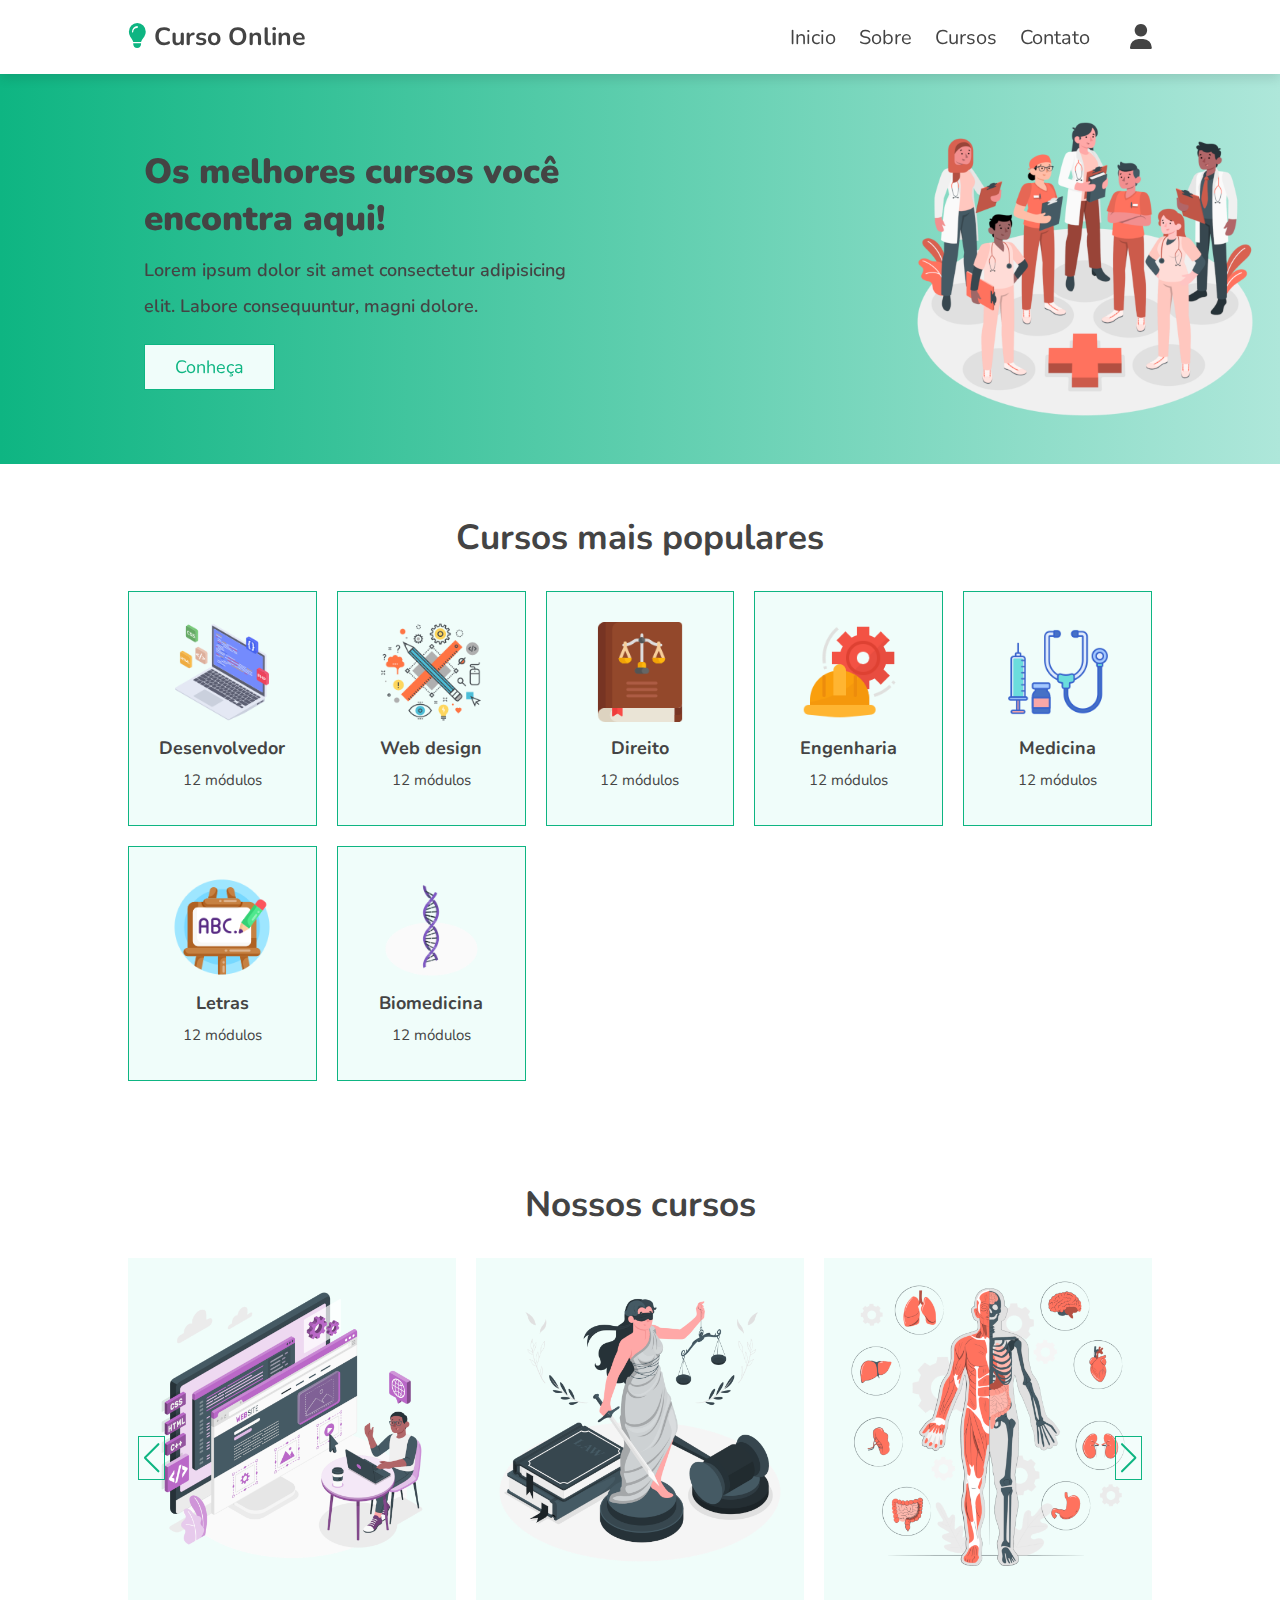
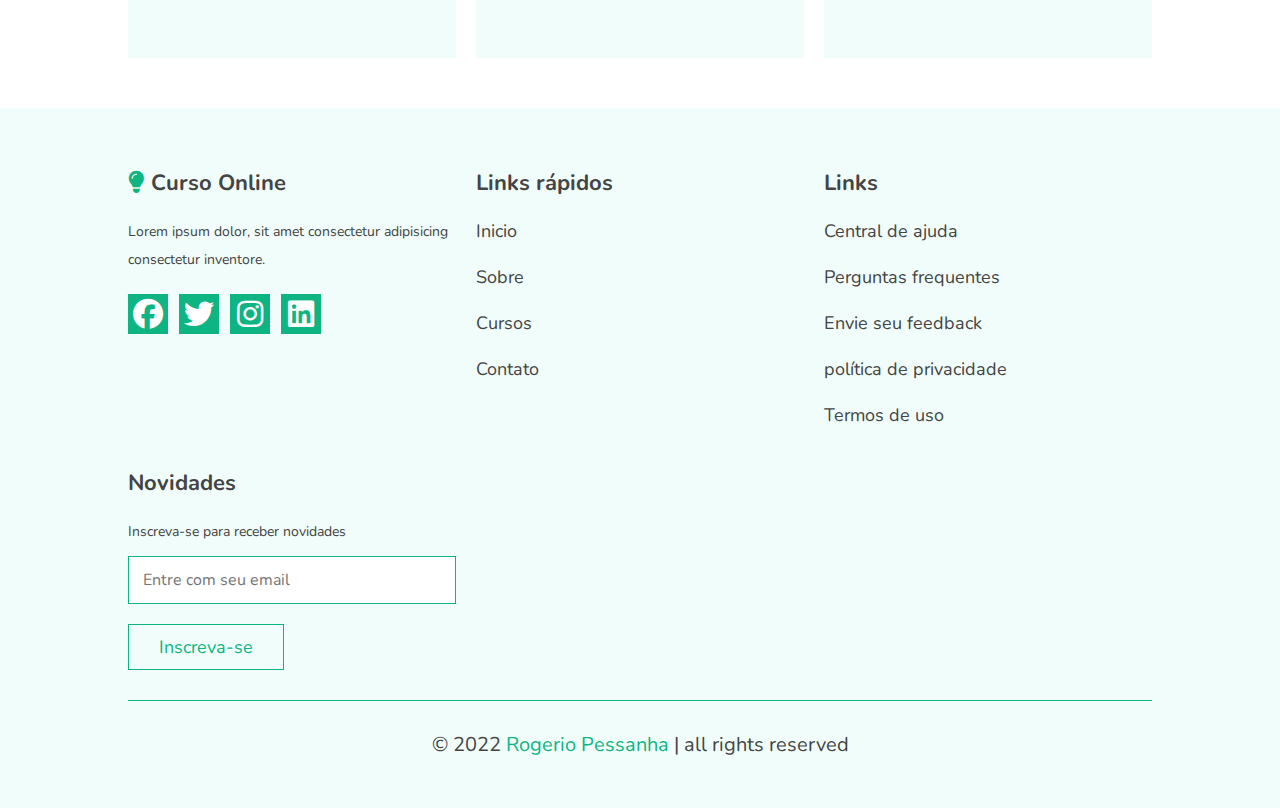
<file: index.html>
<!DOCTYPE html>
<html lang="pt-br">

<head>
    <meta charset="UTF-8">
    <meta http-equiv="X-UA-Compatible" content="IE=edge">
    <meta name="viewport" content="width=device-width, initial-scale=1.0">
    <title>Inicio</title>

    <link rel="shortcut icon" href="img/creativity.png" type="image/x-icon">

    <!-- font awesome cdn -->
    <link rel="stylesheet" href="https://cdnjs.cloudflare.com/ajax/libs/font-awesome/6.2.0/css/all.min.css">

    <!-- swiper  -->
    <link rel="stylesheet" href="https://cdn.jsdelivr.net/npm/swiper@8/swiper-bundle.min.css"/>

    <!-- css -->
    <link rel="stylesheet" href="css/style.css">
</head>

<body>

    <!-- COMEÇO DO HEADER -->
    <header class="header">

        <a href="index.html" class="logo"> <i class="fa-solid fa-lightbulb"></i> Curso Online</a>

        <nav class="navbar">
            <div id="close-navbar" class="fas fa-times"></div>
            <a href="index.html">Inicio</a>
            <a href="sobre.html">Sobre</a>
            <a href="cursos.html">Cursos</a>
            <a href="contato.html">Contato</a>
        </nav>

        <div class="icons">
            <div id="conta-btn" class="fas fa-user"></div>
            <div id="menu-btn" class="fas fa-bars"></div>
        </div>
    </header>


    <!-- FORMULARIO DA CONTA -->
    <div class="conta-form">

        <div id="close-form" class="fas fa-times"></div>

        <div class="botao">
            <span class="btn active login-btn">Login</span>
            <span class="btn cadastro-btn">Cadastre-se</span>
        </div>

        <form class="login-form active" action="">
            <h3>Login</h3>
            <input type="email" placeholder="Entre com seu email" class="box">
            <input type="password" placeholder="Digite sua senha" class="box" autocomplete="current-password" required minlength="8" maxlength="20">

            <div class="flex">
                <input type="checkbox" name="" id="lembre-se">
                <label for="lembre-se">Lembre-me</label>
                <a href="#">Esqueceu sua senha?</a>
            </div>

            <input type="submit" value="Entrar" class="btn">

        </form>

        <form class="cadastrar-form" action="">
            <h3>Cadastre-se</h3>
            <input type="email" placeholder="Entre com seu email" class="box">
            <input type="password" placeholder="Digite sua senha" class="box" autocomplete="current-password" required minlength="8" maxlength="20">
            <input type="password" placeholder="Confirme sua senha" class="box">

            <input type="submit" value="Cadastrar" class="btn">

        </form>

    </div>
    <!-- FORMULARIO DA CONTA -->

    <!-- FINAL DO HEADER -->


    <!-- COMEÇA SECTION INICIO -->
    <section class="inicio">

        <div class="swiper inicio-slider">

            <div class="swiper-wrapper">

                <section class="swiper-slide slide"  style="background: url(img/inicio/banner/banner1.png) no-repeat;">
                    <div class="content">
                        <h3>Os melhores cursos você encontra aqui!</h3>
                        <p>Lorem ipsum dolor sit amet consectetur adipisicing elit. Labore consequuntur, magni dolore.</p>
                        <a href="cursos.html" class="btn">Conheça</a>
                    </div>
                </section>

                <section class="swiper-slide slide" style="background: url(img/inicio/banner/banner2.png) no-repeat;">
                    <div class="content">
                        <h3>Os melhores cursos você encontra aqui!</h3>
                        <p>Lorem ipsum dolor sit amet consectetur adipisicing elit. Labore consequuntur, magni dolore.</p>
                        <a href="cursos.html" class="btn">Conheça</a>
                    </div>
                </section>

                <section class="swiper-slide slide" style="background: url(img/inicio/banner/banner3.png) no-repeat;">
                    <div class="content">
                        <h3>Os melhores cursos você encontra aqui!</h3>
                        <p>Lorem ipsum dolor sit amet consectetur adipisicing elit. Labore consequuntur, magni dolore.</p>
                        <a href="cursos.html" class="btn">Conheça</a>
                    </div>
                </section>

                <section class="swiper-slide slide" style="background: url(img/inicio/banner/banner4.png) no-repeat;">
                    <div class="content">
                        <h3>Os melhores cursos você encontra aqui!</h3>
                        <p>Lorem ipsum dolor sit amet consectetur adipisicing elit. Labore consequuntur, magni dolore.</p>
                        <a href="cursos.html" class="btn">Conheça</a>
                    </div>
                </section>

            </div>


        </div>

    </section>
    <!-- FINAL SECTION INICIO -->


    <!-- COMEÇO DA SECTION MATERIAS -->
    <section class="materias">

        <h1 class="titulo">Cursos mais populares</h1>

        <div class="box-container">

            <div class="box">
                <img src="img/inicio/materias/materia1.png" alt="">
                <h3>Desenvolvedor</h3>
                <p>12 módulos</p>
            </div>

            <div class="box">
                <img src="img/inicio/materias/materia2.png" alt="">
                <h3>Web design</h3>
                <p>12 módulos</p>
            </div>

            <div class="box">
                <img src="img/inicio/materias/materia3.png" alt="">
                <h3>Direito</h3>
                <p>12 módulos</p>
            </div>

            <div class="box">
                <img src="img/inicio/materias/materia4.png" alt="">
                <h3>Engenharia</h3>
                <p>12 módulos</p>
            </div>

            <div class="box">
                <img src="img/inicio/materias/materia5.png" alt="">
                <h3>Medicina</h3>
                <p>12 módulos</p>
            </div>

            <div class="box">
                <img src="img/inicio/materias/materia6.png" alt="">
                <h3>Letras</h3>
                <p>12 módulos</p>
            </div>

            <div class="box">
                <img src="img/inicio/materias/materia7.png" alt="">
                <h3>Biomedicina</h3>
                <p>12 módulos</p>
            </div>

        </div>
        
    </section>
    <!-- FINAL DA SECTION MATERIAS -->


    <!-- COMEÇO SECTION INICIO CURSOS -->
    <section class="inicio-cursos">

        <h1 class="titulo">Nossos cursos</h1>

        <div class="swiper inicio-cursos-slider">

            <div class="swiper-wrapper">

                <div class="swiper-slide slide">
                    <div class="image">
                        <img src="img/inicio/disciplina/desenvolvedor1.png" alt="">
                    </div>

                    <div class="content">
                        <h3>Desenvolvedor</h3>
                        <p>Lorem ipsum dolor, sit amet consectetur adipisicing elit. Odio inventore, est rerum placeat asperiores non suscipit saepe vitae reprehenderit pariatur, repellat nisi libero incidunt ullam numquam accusamus delectus dolores reiciendis.</p>
                        <a href="#" class="btn">Conheça</a>
                    </div>

                </div>

                <div class="swiper-slide slide">
                    <div class="image">
                        <img src="img/inicio/disciplina/direito1.png" alt="">
                    </div>

                    <div class="content">
                        <h3>Direito</h3>
                        <p>Lorem ipsum dolor, sit amet consectetur adipisicing elit. Odio inventore, est rerum placeat asperiores non suscipit saepe vitae reprehenderit pariatur, repellat nisi libero incidunt ullam numquam accusamus delectus dolores reiciendis.</p>
                        <a href="#" class="btn">Conheça</a>
                    </div>

                </div>

                <div class="swiper-slide slide">
                    <div class="image">
                        <img src="img/inicio/disciplina/medicina1.png" alt="">
                    </div>

                    <div class="content">
                        <h3>Medicina</h3>
                        <p>Lorem ipsum dolor, sit amet consectetur adipisicing elit. Odio inventore, est rerum placeat asperiores non suscipit saepe vitae reprehenderit pariatur, repellat nisi libero incidunt ullam numquam accusamus delectus dolores reiciendis.</p>
                        <a href="#" class="btn">Conheça</a>
                    </div>

                </div>

                <div class="swiper-slide slide">
                    <div class="image">
                        <img src="img/inicio/disciplina/engenharia1.png" alt="">
                    </div>

                    <div class="content">
                        <h3>Engenharia</h3>
                        <p>Lorem ipsum dolor, sit amet consectetur adipisicing elit. Odio inventore, est rerum placeat asperiores non suscipit saepe vitae reprehenderit pariatur, repellat nisi libero incidunt ullam numquam accusamus delectus dolores reiciendis.</p>
                        <a href="#" class="btn">Conheça</a>
                    </div>

                </div>

                <div class="swiper-slide slide">
                    <div class="image">
                        <img src="img/inicio/disciplina/letras1.png" alt="">
                    </div>

                    <div class="content">
                        <h3>Letras</h3>
                        <p>Lorem ipsum dolor, sit amet consectetur adipisicing elit. Odio inventore, est rerum placeat asperiores non suscipit saepe vitae reprehenderit pariatur, repellat nisi libero incidunt ullam numquam accusamus delectus dolores reiciendis.</p>
                        <a href="#" class="btn">Conheça</a>
                    </div>

                </div>

                <div class="swiper-slide slide">
                    <div class="image">
                        <img src="img/inicio/disciplina/biomedicina1.png" alt="">
                    </div>

                    <div class="content">
                        <h3>Biomedicina</h3>
                        <p>Lorem ipsum dolor, sit amet consectetur adipisicing elit. Odio inventore, est rerum placeat asperiores non suscipit saepe vitae reprehenderit pariatur, repellat nisi libero incidunt ullam numquam accusamus delectus dolores reiciendis.</p>
                        <a href="#" class="btn">Conheça</a>
                    </div>

                </div>

                <div class="swiper-slide slide">
                    <div class="image">
                        <img src="img/inicio/disciplina/design1.png" alt="">
                    </div>

                    <div class="content">
                        <h3>Web Design</h3>
                        <p>Lorem ipsum dolor, sit amet consectetur adipisicing elit. Odio inventore, est rerum placeat asperiores non suscipit saepe vitae reprehenderit pariatur, repellat nisi libero incidunt ullam numquam accusamus delectus dolores reiciendis.</p>
                        <a href="#" class="btn">Conheça</a>
                    </div>

                </div>

            </div>

            <div class="swiper-button-next"></div>
            <div class="swiper-button-prev"></div>

        </div>

    </section>
    <!-- FINAL SECTION INICIO CURSOS -->










    <!-- INICIO SECTION FOOTER -->
    <section class="footer" id="footer">

        <div class="box-container">

            <div class="box">
                <h3> <i class="fa-solid fa-lightbulb"></i> Curso Online</h3>
                <p>Lorem ipsum dolor, sit amet consectetur adipisicing consectetur inventore.
                </p>
                <div class="redes-social">
                    <a href="#footer" class="fab fa-facebook"></a>
                    <a href="#footer" class="fab fa-twitter"></a>
                    <a href="#footer" class="fab fa-instagram"></a>
                    <a href="#footer" class="fab fa-linkedin"></a>
                </div>
            </div>

            <div class="box">
                <h3>Links rápidos</h3>
                <a href="index.html" class="link">Inicio</a>
                <a href="sobre.html" class="link">Sobre</a>
                <a href="cursos.html" class="link">Cursos</a>
                <a href="contato.html" class="link">Contato</a>
            </div>


            <div class="box">
                <h3>Links</h3>
                <a href="#" class="link">Central de ajuda</a>
                <a href="#" class="link">Perguntas frequentes</a>
                <a href="#" class="link">Envie seu feedback</a>
                <a href="#" class="link">política de privacidade</a>
                <a href="#" class="link">Termos de uso</a>
            </div>

            <div class="box">
                <h3>Novidades</h3>
                <p>Inscreva-se para receber novidades</p>
                <form action="">
                    <input type="email" name="" placeholder="Entre com seu email" id="" class="email">
                    <input type="submit" value="Inscreva-se" class="btn">
                </form>
            </div>

        </div>

        <div class="credito"> &copy; 2022 <span>Rogerio Pessanha</span> | all rights reserved</div>

    </section>
    <!-- FINAL SECTION FOOTER -->


    <!-- WHATSAPP -->
    <!-- <div class="whats">
        <a href="https://wa.me/55?text=Olá, como vai?." target="_blank">
        <img src="img/whatsapp-logo-8.png" alt="">
    </a>
    </div> -->
    <!-- WHATSAPP  -->



    <!-- swiper -->
    <script src="https://cdn.jsdelivr.net/npm/swiper@8/swiper-bundle.min.js"></script>

    <!-- javaScript -->
    <script src="js/script.js"></script>

</body>

</html>
</file>
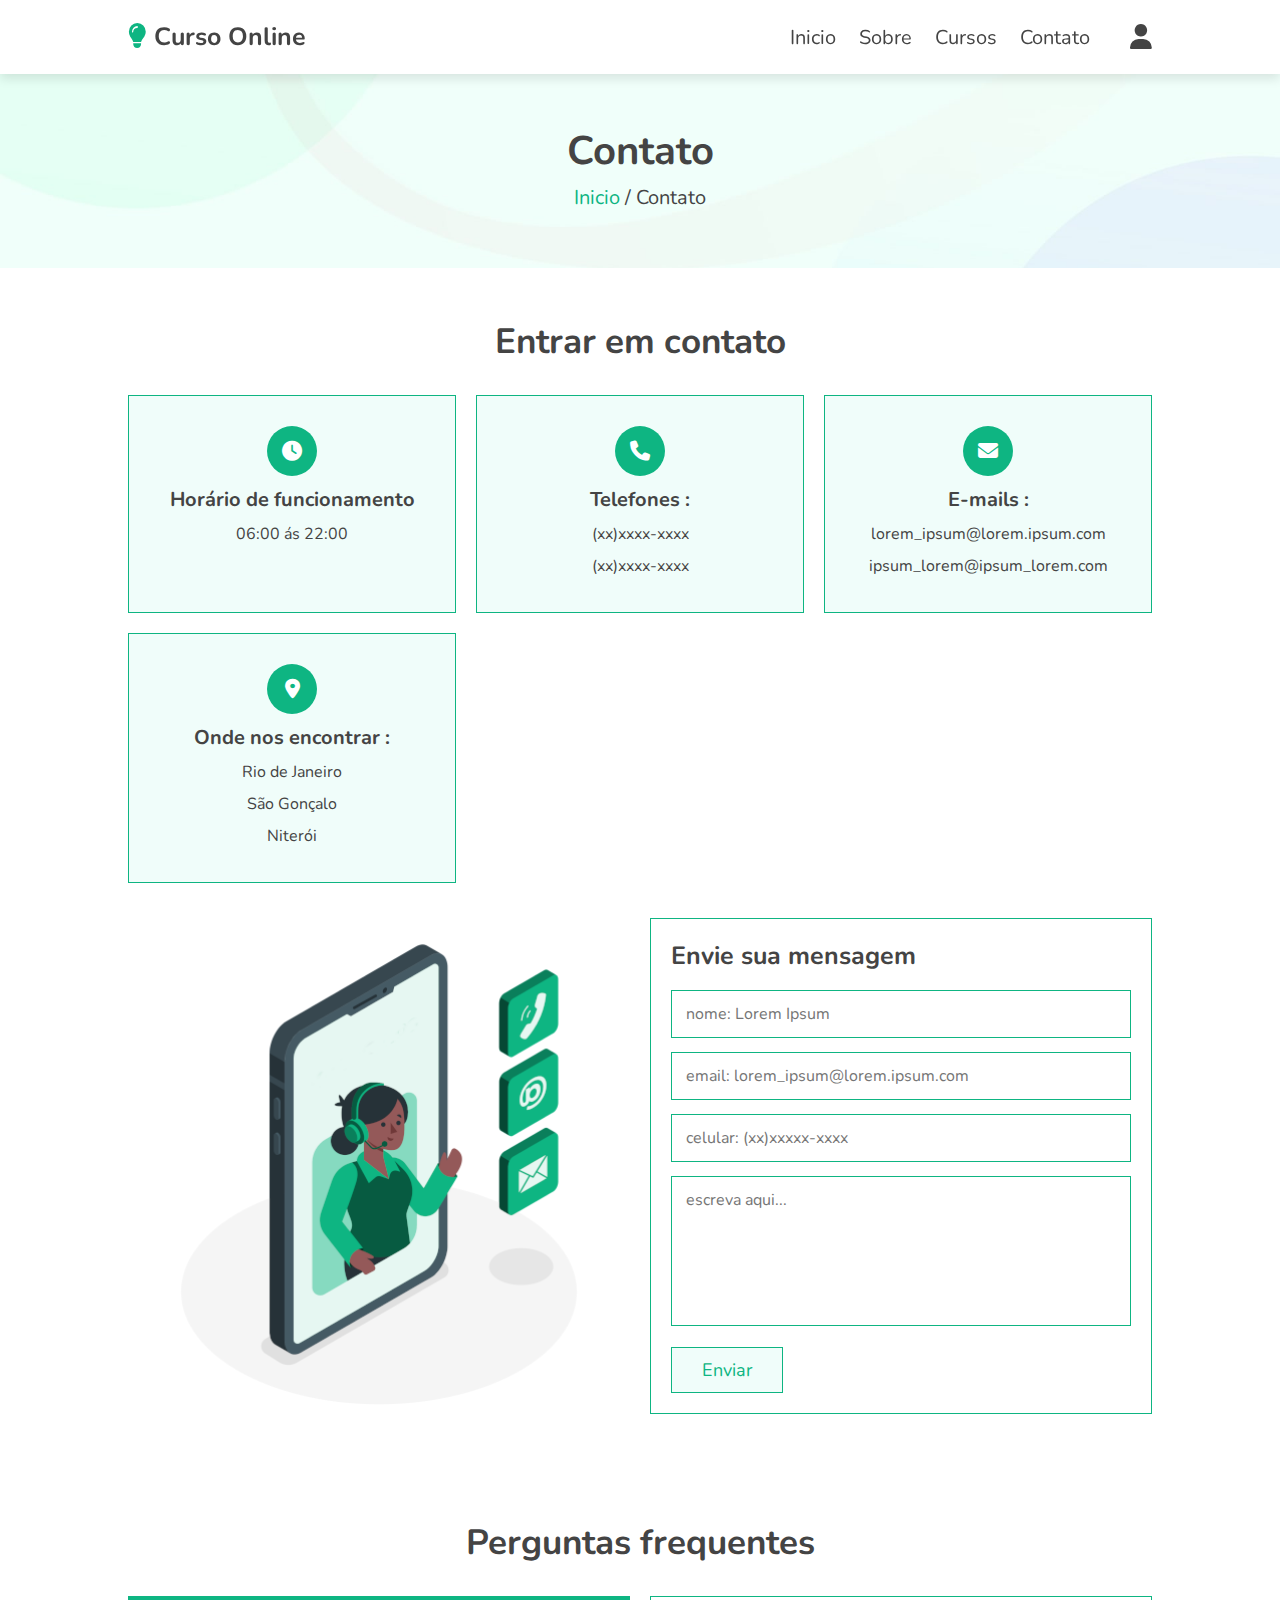
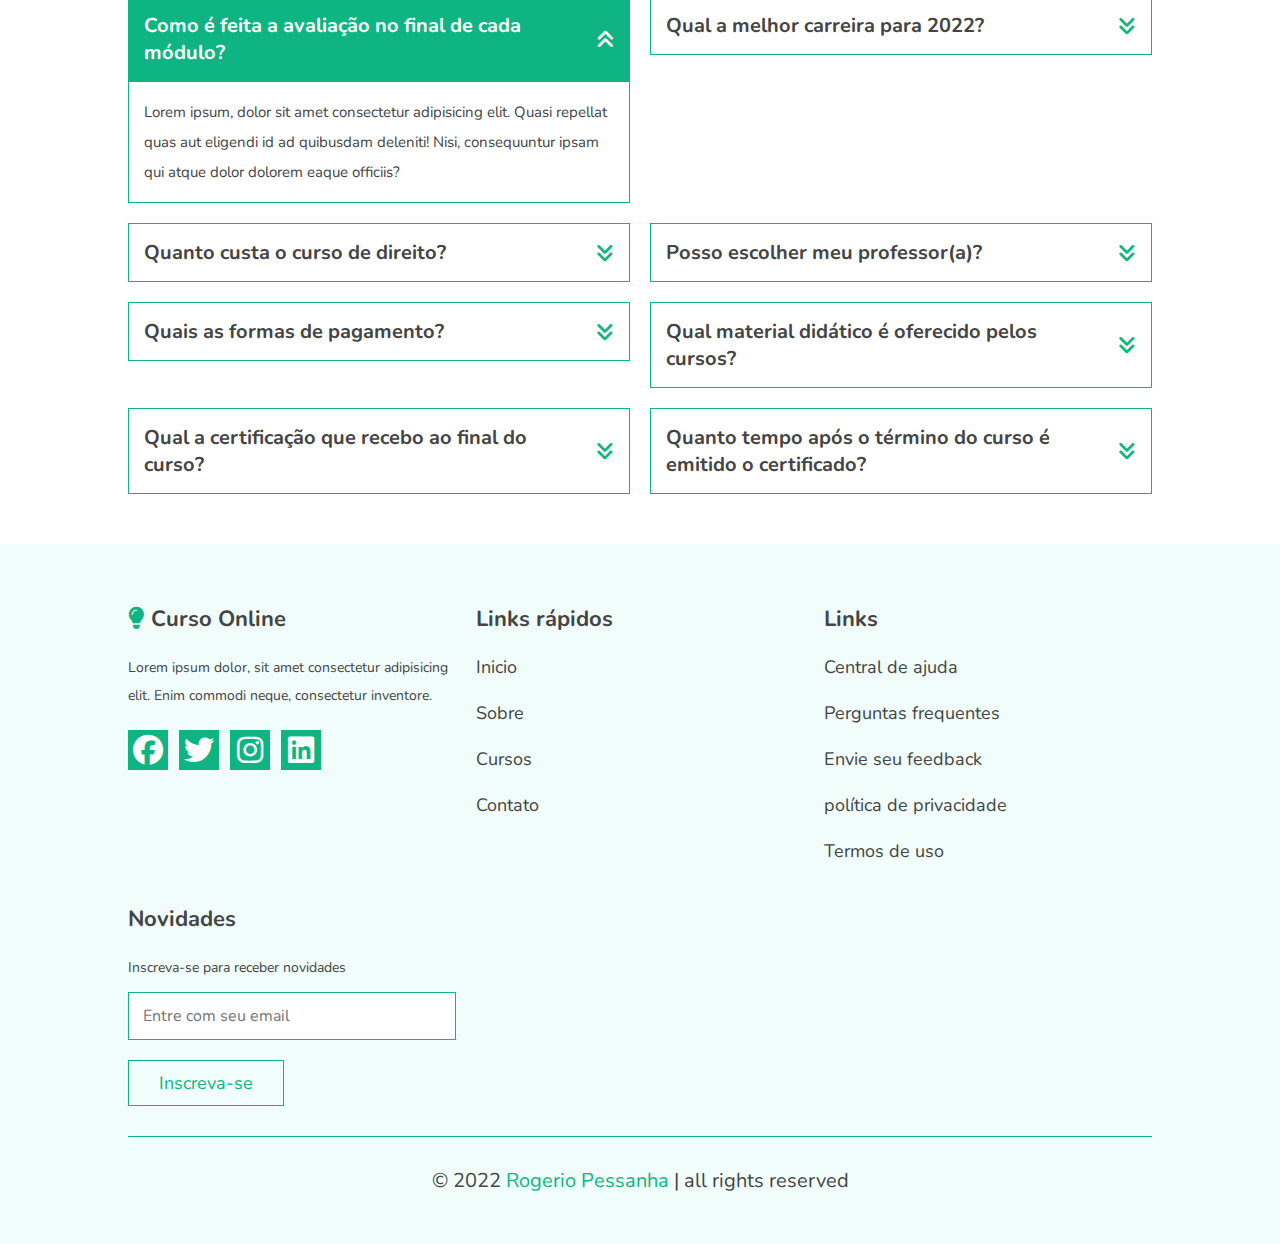
<file: contato.html>
<!DOCTYPE html>
<html lang="pt-br">

<head>
    <meta charset="UTF-8">
    <meta http-equiv="X-UA-Compatible" content="IE=edge">
    <meta name="viewport" content="width=device-width, initial-scale=1.0">
    <title>Contato</title>

    <link rel="shortcut icon" href="img/creativity.png" type="image/x-icon">

    <!-- font awesome cdn -->
    <link rel="stylesheet" href="https://cdnjs.cloudflare.com/ajax/libs/font-awesome/6.2.0/css/all.min.css">

    <!-- swiper  -->
    <link rel="stylesheet" href="https://cdn.jsdelivr.net/npm/swiper@8/swiper-bundle.min.css"/>

    <!-- css -->
    <link rel="stylesheet" href="css/style.css">

    
</head>

<body>

    <!-- começo do header -->
    <header class="header">

        <a href="contato" class="logo"> <i class="fa-solid fa-lightbulb"></i> Curso Online</a>

        <nav class="navbar">
            <div id="close-navbar" class="fas fa-times"></div>
            <a href="index.html">Inicio</a>
            <a href="sobre.html">Sobre</a>
            <a href="cursos.html">Cursos</a>
            <a href="contato.html">Contato</a>
        </nav>

        <div class="icons">
            <div id="conta-btn" class="fas fa-user"></div>
            <div id="menu-btn" class="fas fa-bars"></div>
        </div>
    </header>


    <!-- FORMULARIO DA CONTA -->
    <div class="conta-form">

        <div id="close-form" class="fas fa-times"></div>

        <div class="botao">
            <span class="btn active login-btn">Login</span>
            <span class="btn cadastro-btn">Cadastre-se</span>
        </div>

        <form class="login-form active" action="">
            <h3>Login</h3>
            <input type="email" placeholder="Entre com seu email" class="box">
            <input type="password" placeholder="Digite sua senha" class="box" autocomplete="current-password" required minlength="8" maxlength="20">

            <div class="flex">
                <input type="checkbox" name="" id="lembre-se">
                <label for="lembre-se">Lembre-me</label>
                <a href="#">Esqueceu sua senha?</a>
            </div>

            <input type="submit" value="Entrar" class="btn">

        </form>

        <form class="cadastrar-form" action="">
            <h3>Cadastre-se</h3>
            <input type="email" placeholder="Entre com seu email" class="box">
            <input type="password" placeholder="Digite sua senha" class="box" autocomplete="current-password" required minlength="8" maxlength="20">
            <input type="password" placeholder="Confirme sua senha" class="box">

            <input type="submit" value="Cadastrar" class="btn">

        </form>

    </div>
    <!-- FORMULARIO DA CONTA -->

    <!-- final do header -->


    <!-- COMEÇO SECTION TITULO -->
    <section class="titulo-link">
        <h3>Contato</h3>
        <p> <a href="index.html">Inicio</a> / Contato</p>
    </section>
    <!-- FINAL SECTION TITULO -->

    <!-- COMEÇO SECTION CONTATO -->

    <section class="contato">

        <h1 class="titulo">Entrar em contato</h1>

        <div class="icons-container">

            <div class="icons">
                <i class="fas fa-clock"></i>
                <h3>Horário de funcionamento</h3>
                <p>06:00 ás 22:00</p>
            </div>

            <div class="icons">
                <i class="fas fa-phone"></i>
                <h3>Telefones :</h3>
                <p>(xx)xxxx-xxxx</p>
                <p>(xx)xxxx-xxxx</p>
            </div>

            <div class="icons">
                <i class="fa-solid fa-envelope"></i>
                <h3>E-mails :</h3>
                <p>lorem_ipsum@lorem.ipsum.com</p>
                <p>ipsum_lorem@ipsum_lorem.com</p>
            </div>

            <div class="icons">
                <i class="fa-solid fa-location-dot"></i>
                <h3>Onde nos encontrar :</h3>
                <p>Rio de Janeiro</p>
                <p>São Gonçalo</p>
                <p>Niterói</p>
            </div>

        </div>

        <div class="row">

            <div class="image">
                <img src="img/contato/contato.png" alt="">
            </div>

            <form action="">
                <h3>Envie sua mensagem</h3>
                <input type="text" placeholder="nome: Lorem Ipsum" class="box">
                <input type="email" name="" placeholder="email: lorem_ipsum@lorem.ipsum.com" class="box">
                <input type="number" name="" placeholder="celular: (xx)xxxxx-xxxx" class="box">
                <textarea name="" class="box" placeholder="escreva aqui..." id="" cols="30" rows="10"></textarea>
                <input type="submit" value="Enviar" class="btn">
            </form>

        </div>

    </section>

    <!-- FINAL SECTION CONTATO -->

    <!-- COMEÇO SECTION FAQ -->

    <section class="faq">

        <h1 class="titulo">Perguntas frequentes</h1>

        <div class="perguntas-container">

            <div class="perguntas active">
                <div class="perguntas-titulo">
                    <h3>Como é feita a avaliação no final de cada módulo?</h3>
                    <i class="fa-solid fa-angles-down"></i>
                </div>

                <p class="perguntas-content">
                    Lorem ipsum, dolor sit amet consectetur adipisicing elit. Quasi repellat quas aut eligendi id ad quibusdam deleniti! Nisi, consequuntur ipsam qui atque dolor dolorem eaque officiis?
                </p>
            </div>

            <div class="perguntas">
                <div class="perguntas-titulo">
                    <h3>Qual a melhor carreira para 2022?</h3>
                    <i class="fa-solid fa-angles-down"></i>
                </div>

                <p class="perguntas-content">
                    Lorem ipsum, dolor sit amet consectetur adipisicing elit. Quasi repellat quas aut eligendi id ad quibusdam deleniti! Nisi, consequuntur ipsam qui atque dolor dolorem eaque officiis?
                </p>
            </div>

            <div class="perguntas">
                <div class="perguntas-titulo">
                    <h3>Quanto custa o curso de direito?</h3>
                    <i class="fa-solid fa-angles-down"></i>
                </div>

                <p class="perguntas-content">
                    Lorem ipsum, dolor sit amet consectetur adipisicing elit. Quasi repellat quas aut eligendi id ad quibusdam deleniti! Nisi, consequuntur ipsam qui atque dolor dolorem eaque officiis?
                </p>
            </div>

            <div class="perguntas">
                <div class="perguntas-titulo">
                    <h3>Posso escolher meu professor(a)?</h3>
                    <i class="fa-solid fa-angles-down"></i>
                </div>

                <p class="perguntas-content">
                    Lorem ipsum, dolor sit amet consectetur adipisicing elit. Quasi repellat quas aut eligendi id ad quibusdam deleniti! Nisi, consequuntur ipsam qui atque dolor dolorem eaque officiis?
                </p>
            </div>

            <div class="perguntas">
                <div class="perguntas-titulo">
                    <h3>Quais as formas de pagamento?</h3>
                    <i class="fa-solid fa-angles-down"></i>
                </div>

                <p class="perguntas-content">
                    Lorem ipsum, dolor sit amet consectetur adipisicing elit. Quasi repellat quas aut eligendi id ad quibusdam deleniti! Nisi, consequuntur ipsam qui atque dolor dolorem eaque officiis?
                </p>
            </div>

            <div class="perguntas">
                <div class="perguntas-titulo">
                    <h3>Qual material didático é oferecido pelos cursos?</h3>
                    <i class="fa-solid fa-angles-down"></i>
                </div>

                <p class="perguntas-content">
                    Lorem ipsum, dolor sit amet consectetur adipisicing elit. Quasi repellat quas aut eligendi id ad quibusdam deleniti! Nisi, consequuntur ipsam qui atque dolor dolorem eaque officiis?
                </p>
            </div>

            <div class="perguntas">
                <div class="perguntas-titulo">
                    <h3>Qual a certificação que recebo ao final do curso?</h3>
                    <i class="fa-solid fa-angles-down"></i>
                </div>

                <p class="perguntas-content">
                    Lorem ipsum, dolor sit amet consectetur adipisicing elit. Quasi repellat quas aut eligendi id ad quibusdam deleniti! Nisi, consequuntur ipsam qui atque dolor dolorem eaque officiis?
                </p>
            </div>

            <div class="perguntas">
                <div class="perguntas-titulo">
                    <h3>Quanto tempo após o término do curso é emitido o certificado?</h3>
                    <i class="fa-solid fa-angles-down"></i>
                </div>

                <p class="perguntas-content">
                    Lorem ipsum, dolor sit amet consectetur adipisicing elit. Quasi repellat quas aut eligendi id ad quibusdam deleniti! Nisi, consequuntur ipsam qui atque dolor dolorem eaque officiis?
                </p>
            </div>

        </div>

    </section>

    <!-- FINAL SECTION FAQ -->


    <!-- INICIO SECTION FOOTER -->
    <section class="footer" id="footer">

        <div class="box-container">

            <div class="box">
                <h3> <i class="fa-solid fa-lightbulb"></i> Curso Online</h3>
                <p>Lorem ipsum dolor, sit amet consectetur adipisicing elit. Enim commodi neque, consectetur inventore.
                </p>
                <div class="redes-social">
                    <a href="#footer" class="fab fa-facebook"></a>
                    <a href="#footer" class="fab fa-twitter"></a>
                    <a href="#footer" class="fab fa-instagram"></a>
                    <a href="#footer" class="fab fa-linkedin"></a>
                </div>
            </div>

            <div class="box">
                <h3>Links rápidos</h3>
                <a href="index.html" class="link">Inicio</a>
                <a href="sobre.html" class="link">Sobre</a>
                <a href="cursos.html" class="link">Cursos</a>
                <a href="contato.html" class="link">Contato</a>
            </div>


            <div class="box">
                <h3>Links</h3>
                <a href="#" class="link">Central de ajuda</a>
                <a href="#" class="link">Perguntas frequentes</a>
                <a href="#" class="link">Envie seu feedback</a>
                <a href="#" class="link">política de privacidade</a>
                <a href="#" class="link">Termos de uso</a>
            </div>

            <div class="box">
                <h3>Novidades</h3>
                <p>Inscreva-se para receber novidades</p>
                <form action="">
                    <input type="email" name="" placeholder="Entre com seu email" id="" class="email">
                    <input type="submit" value="Inscreva-se" class="btn">
                </form>
            </div>

        </div>

        <div class="credito"> &copy; 2022 <span>Rogerio Pessanha</span> | all rights reserved</div>

    </section>
    <!-- FINAL SECTION FOOTER -->


    <!-- WHATSAPP -->
    <!-- <div class="whats">
        <a href="https://wa.me/55?text=Olá, como vai?." target="_blank">
        <img src="img/whatsapp-logo-8.png" alt="">
    </a>
    </div> -->
    <!-- WHATSAPP  -->


    <!-- swiper -->
    <script src="https://cdn.jsdelivr.net/npm/swiper@8/swiper-bundle.min.js"></script>

    <!-- javaScript -->
    <script src="js/script.js"></script>

</body>

</html>
</file>
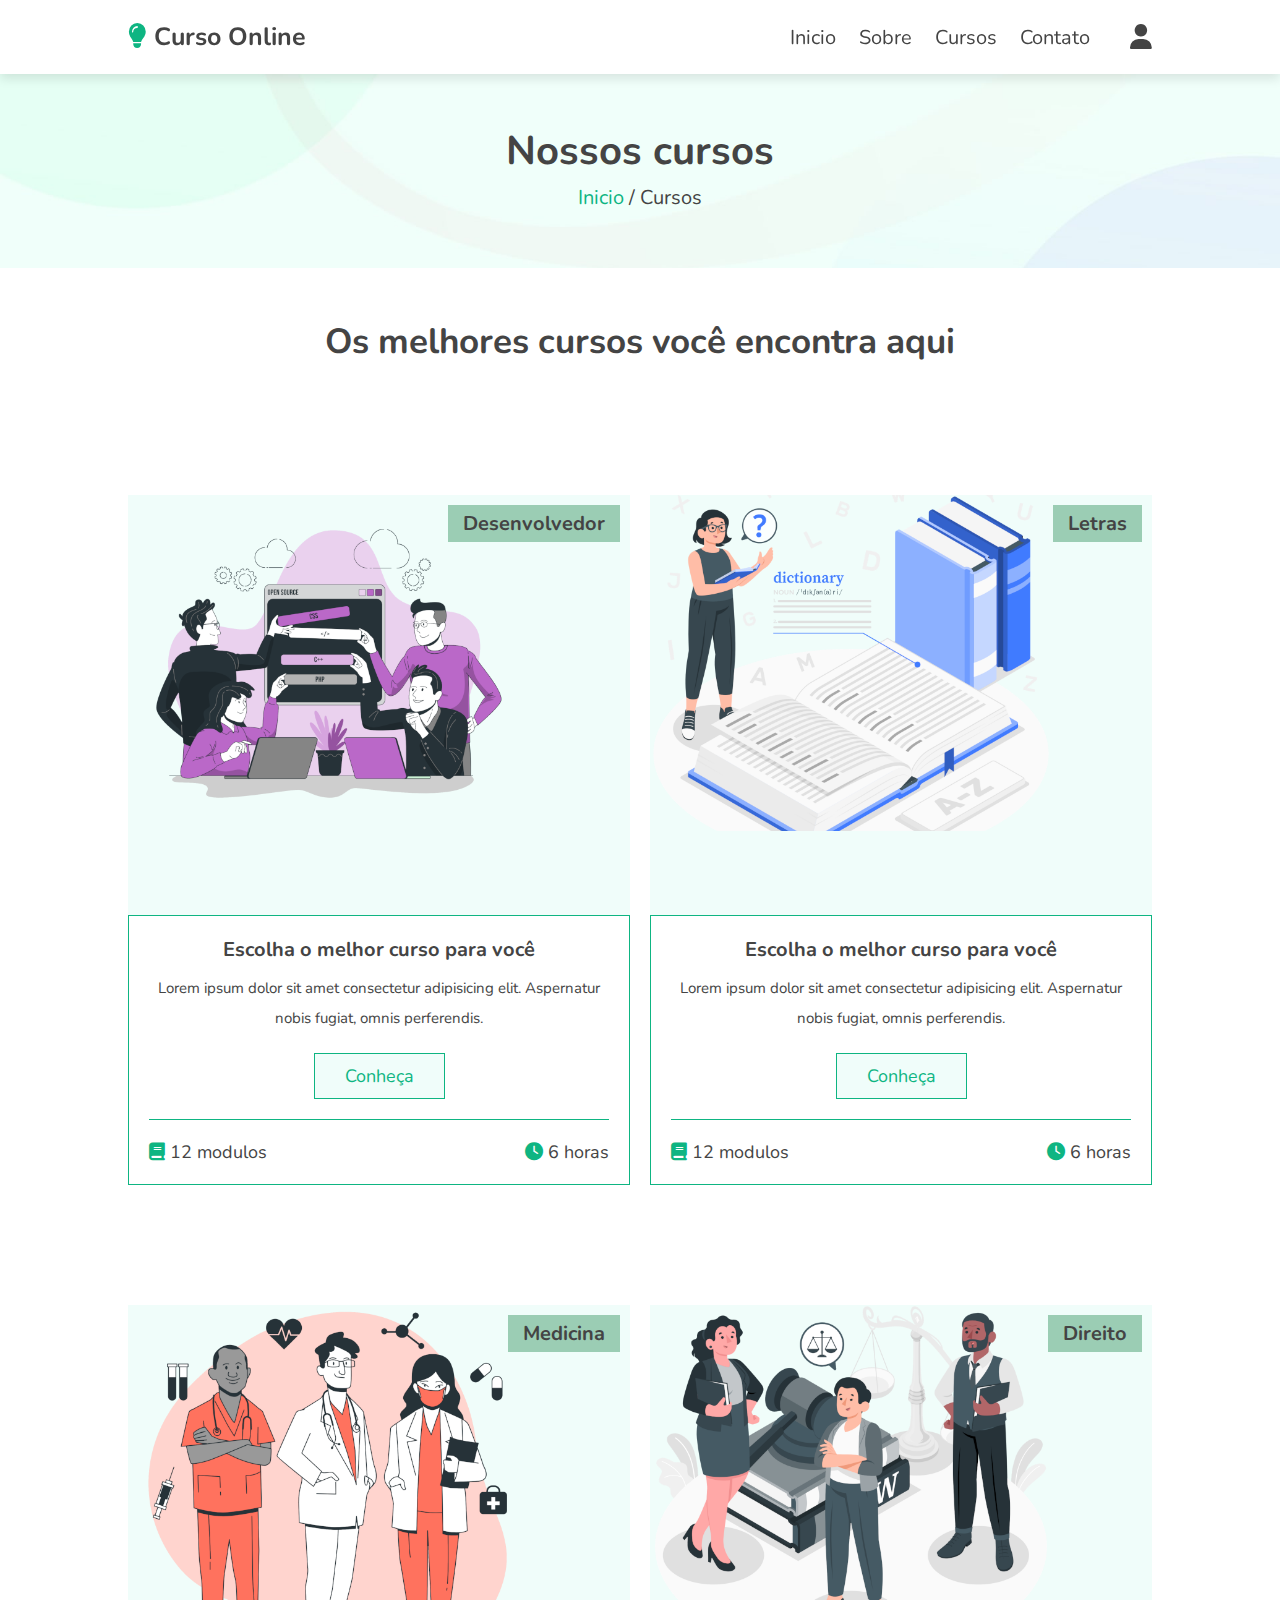
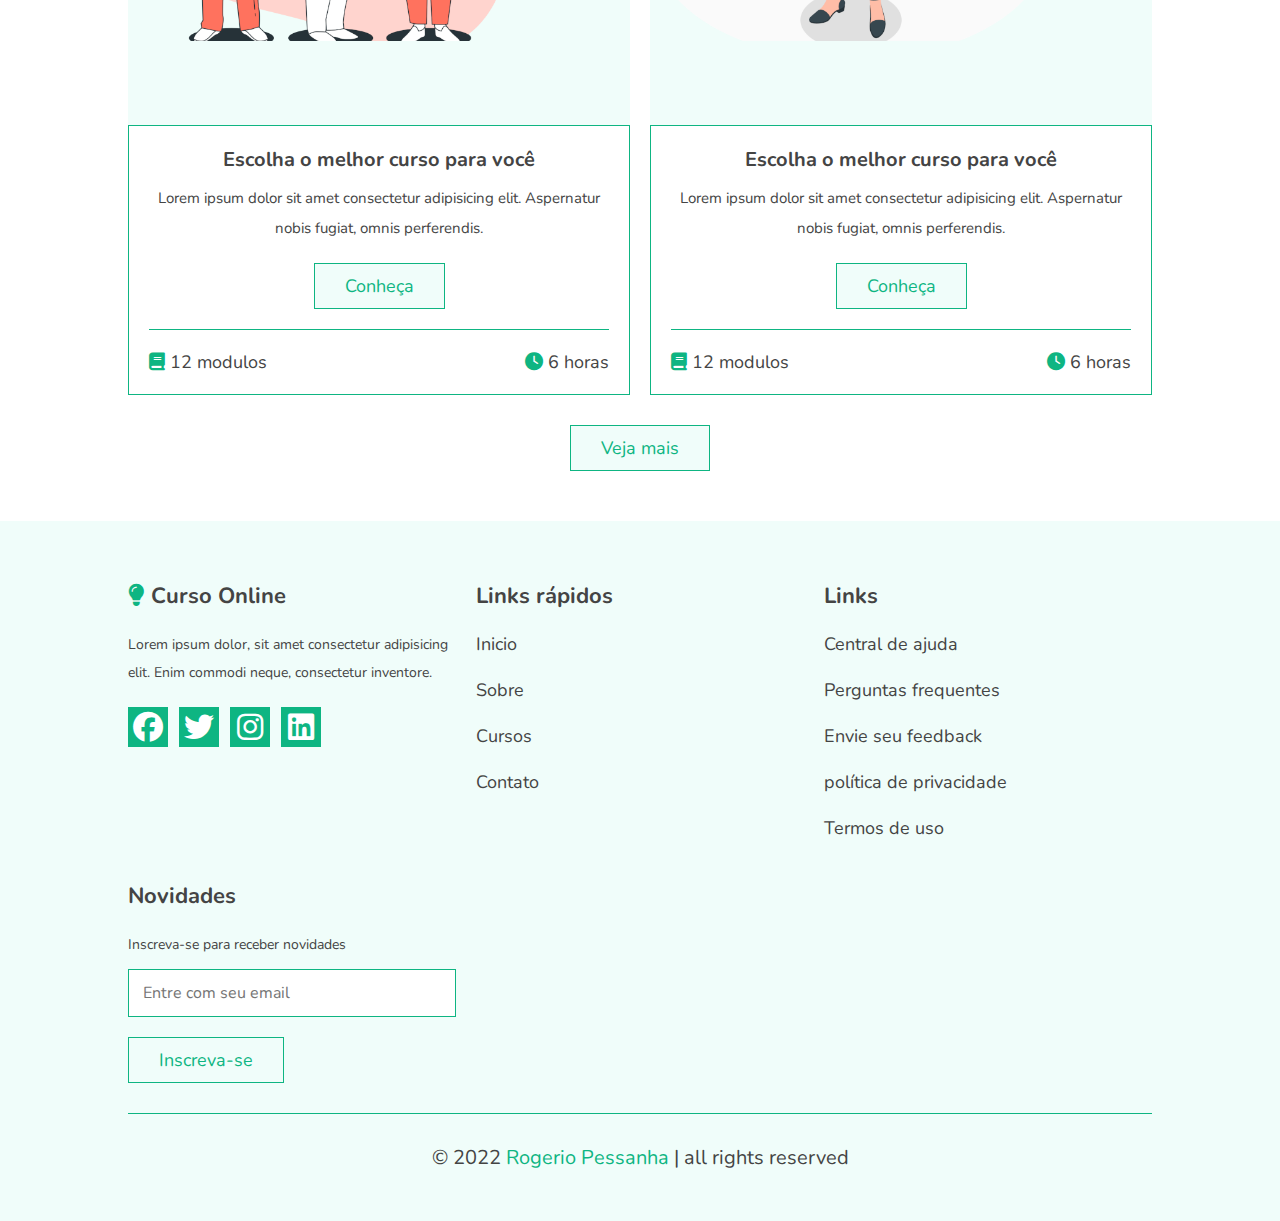
<file: cursos.html>
<!DOCTYPE html>
<html lang="pt-br">

<head>
    <meta charset="UTF-8">
    <meta http-equiv="X-UA-Compatible" content="IE=edge">
    <meta name="viewport" content="width=device-width, initial-scale=1.0">
    <title>Cursos</title>

    <link rel="shortcut icon" href="img/creativity.png" type="image/x-icon">

    <!-- font awesome cdn -->
    <link rel="stylesheet" href="https://cdnjs.cloudflare.com/ajax/libs/font-awesome/6.2.0/css/all.min.css">

    <!-- swiper  -->
    <link rel="stylesheet" href="https://cdn.jsdelivr.net/npm/swiper@8/swiper-bundle.min.css"/>

    <!-- css -->
    <link rel="stylesheet" href="css/style.css">
</head>

<body>

    <!-- começo do header -->
    <header class="header">

        <a href="cursos.html" class="logo"> <i class="fa-solid fa-lightbulb"></i> Curso Online</a>

        <nav class="navbar">
            <div id="close-navbar" class="fas fa-times"></div>
            <a href="index.html">Inicio</a>
            <a href="sobre.html">Sobre</a>
            <a href="cursos.html">Cursos</a>
            <a href="contato.html">Contato</a>
        </nav>

        <div class="icons">
            <div id="conta-btn" class="fas fa-user"></div>
            <div id="menu-btn" class="fas fa-bars"></div>
        </div>
    </header>


    <!-- FORMULARIO DA CONTA -->
    <div class="conta-form">

        <div id="close-form" class="fas fa-times"></div>

        <div class="botao">
            <span class="btn active login-btn">Login</span>
            <span class="btn cadastro-btn">Cadastre-se</span>
        </div>

        <form class="login-form active" action="">
            <h3>Login</h3>
            <input type="email" placeholder="Entre com seu email" class="box">
            <input type="password" placeholder="Digite sua senha" class="box" autocomplete="current-password" required minlength="8" maxlength="20">

            <div class="flex">
                <input type="checkbox" name="" id="lembre-se">
                <label for="lembre-se">Lembre-me</label>
                <a href="#">Esqueceu sua senha?</a>
            </div>

            <input type="submit" value="Entrar" class="btn">

        </form>

        <form class="cadastrar-form" action="">
            <h3>Cadastre-se</h3>
            <input type="email" placeholder="Entre com seu email" class="box">
            <input type="password" placeholder="Digite sua senha" class="box" autocomplete="current-password" required minlength="8" maxlength="20">
            <input type="password" placeholder="Confirme sua senha" class="box">

            <input type="submit" value="Cadastrar" class="btn">

        </form>

    </div>
    <!-- FORMULARIO DA CONTA -->

    <!-- final do header -->


    <!-- COMEÇO SECTION TITULO -->
    <section class="titulo-link">
        <h3>Nossos cursos</h3>
        <p> <a href="index.html">Inicio</a> / Cursos</p>
    </section>
    <!-- FINAL SECTION TITULO -->


    <!-- COMEÇO SECTION CURSOS -->

    <section class="cursos">

        <h1 class="titulo">Os melhores cursos você encontra aqui</h1>

        <div class="box-container">

            <div class="box">

                <div class="image">
                    <img src="img/cursos/cursos02/desenvolvedor.png" alt="">
                    <h3>Desenvolvedor</h3>
                </div>

                <div class="content">
                    <h3>Escolha o melhor curso para você</h3>
                    <p>Lorem ipsum dolor sit amet consectetur adipisicing elit. Aspernatur nobis fugiat, omnis perferendis.</p>
                    <a href="#" class="btn">Conheça</a>

                    <div class="icons">
                        <span><i class="fas fa-book"></i>12 modulos</span>
                        <span><i class="fas fa-clock"></i>6 horas</span>
                    </div>
                    
                </div>

            </div>

            <div class="box">

                <div class="image">
                    <img src="img/cursos/cursos02/letras.png" alt="">
                    <h3>Letras</h3>
                </div>

                <div class="content">
                    <h3>Escolha o melhor curso para você</h3>
                    <p>Lorem ipsum dolor sit amet consectetur adipisicing elit. Aspernatur nobis fugiat, omnis perferendis.</p>
                    <a href="#" class="btn">Conheça</a>

                    <div class="icons">
                        <span><i class="fas fa-book"></i>12 modulos</span>
                        <span><i class="fas fa-clock"></i>6 horas</span>
                    </div>

                </div>

            </div>

            <div class="box ">

                <div class="image">
                    <img src="img/cursos/cursos02/medicina.png" alt="">
                    <h3>Medicina</h3>
                </div>

                <div class="content">
                    <h3>Escolha o melhor curso para você</h3>
                    <p>Lorem ipsum dolor sit amet consectetur adipisicing elit. Aspernatur nobis fugiat, omnis perferendis.</p>
                    <a href="#" class="btn">Conheça</a>

                    <div class="icons">
                        <span><i class="fas fa-book"></i>12 modulos</span>
                        <span><i class="fas fa-clock"></i>6 horas</span>
                    </div>

                </div>

            </div>

            <div class="box">

                <div class="image">
                    <img src="img/cursos/cursos02/direito.png" alt="">
                    <h3>Direito</h3>
                </div>

                <div class="content">
                    <h3>Escolha o melhor curso para você</h3>
                    <p>Lorem ipsum dolor sit amet consectetur adipisicing elit. Aspernatur nobis fugiat, omnis perferendis.</p>
                    <a href="#" class="btn">Conheça</a>

                    <div class="icons">
                        <span><i class="fas fa-book"></i>12 modulos</span>
                        <span><i class="fas fa-clock"></i>6 horas</span>
                    </div>

                </div>

            </div>

            <div class="box hide">

                <div class="image">
                    <img src="img/cursos/cursos02/design.png" alt="">
                    <h3>Web design</h3>
                </div>

                <div class="content">
                    <h3>Escolha o melhor curso para você</h3>
                    <p>Lorem ipsum dolor sit amet consectetur adipisicing elit. Aspernatur nobis fugiat, omnis perferendis.</p>
                    <a href="#" class="btn">Conheça</a>

                    <div class="icons">
                        <span><i class="fas fa-book"></i>12 modulos</span>
                        <span><i class="fas fa-clock"></i>6 horas</span>
                    </div>

                </div>

            </div>

            <div class="box hide">

                <div class="image">
                    <img src="img/cursos/cursos02/biomedicina.png" alt="">
                    <h3>Biomedicina</h3>
                </div>

                <div class="content">
                    <h3>Escolha o melhor curso para você</h3>
                    <p>Lorem ipsum dolor sit amet consectetur adipisicing elit. Aspernatur nobis fugiat, omnis perferendis.</p>
                    <a href="#" class="btn">Conheça</a>

                    <div class="icons">
                        <span><i class="fas fa-book"></i>12 modulos</span>
                        <span><i class="fas fa-clock"></i>6 horas</span>
                    </div>

                </div>

            </div>

            <div class="box hide">

                <div class="image">
                    <img src="img/cursos/cursos02/engenharia.png" alt="">
                    <h3>Engenharia</h3>
                </div>

                <div class="content">
                    <h3>Escolha o melhor curso para você</h3>
                    <p>Lorem ipsum dolor sit amet consectetur adipisicing elit. Aspernatur nobis fugiat, omnis perferendis.</p>
                    <a href="#" class="btn">Conheça</a>

                    <div class="icons">
                        <span><i class="fas fa-book"></i>12 modulos</span>
                        <span><i class="fas fa-clock"></i>6 horas</span>
                    </div>

                </div>

            </div>

            <div class="box hide">

                <div class="image">
                    <img src="img/cursos/cursos02/jornalismo.png" alt="">
                    <h3>Jornalismo</h3>
                </div>

                <div class="content">
                    <h3>Escolha o melhor curso para você</h3>
                    <p>Lorem ipsum dolor sit amet consectetur adipisicing elit. Aspernatur nobis fugiat, omnis perferendis.</p>
                    <a href="#" class="btn">Conheça</a>

                    <div class="icons">
                        <span><i class="fas fa-book"></i>12 modulos</span>
                        <span><i class="fas fa-clock"></i>6 horas</span>
                    </div>

                </div>

            </div>

            <div class="box hide">

                <div class="image">
                    <img src="img/cursos/cursos02/contabilidade.png" alt="">
                    <h3>Contabilidade</h3>
                </div>

                <div class="content">
                    <h3>Escolha o melhor curso para você</h3>
                    <p>Lorem ipsum dolor sit amet consectetur adipisicing elit. Aspernatur nobis fugiat, omnis perferendis.</p>
                    <a href="#" class="btn">Conheça</a>

                    <div class="icons">
                        <span><i class="fas fa-book"></i>12 modulos</span>
                        <span><i class="fas fa-clock"></i>6 horas</span>
                    </div>

                </div>

            </div>

            <div class="box hide">

                <div class="image">
                    <img src="img/cursos/cursos02/marketing.png" alt="">
                    <h3>Marketing digital</h3>
                </div>

                <div class="content">
                    <h3>Escolha o melhor curso para você</h3>
                    <p>Lorem ipsum dolor sit amet consectetur adipisicing elit. Aspernatur nobis fugiat, omnis perferendis.</p>
                    <a href="#" class="btn">Conheça</a>

                    <div class="icons">
                        <span><i class="fas fa-book"></i>12 modulos</span>
                        <span><i class="fas fa-clock"></i>6 horas</span>
                    </div>

                </div>

            </div>

        </div>

        <div class="carregar"> <div class="btn">Veja mais</div> </div>

    </section>

    <!-- FINAL SECTION CURSOS -->









    <!-- INICIO SECTION FOOTER -->
    <section class="footer" id="footer">

        <div class="box-container">

            <div class="box">
                <h3> <i class="fa-solid fa-lightbulb"></i> Curso Online</h3>
                <p>Lorem ipsum dolor, sit amet consectetur adipisicing elit. Enim commodi neque, consectetur inventore.
                </p>
                <div class="redes-social">
                    <a href="#footer" class="fab fa-facebook"></a>
                    <a href="#footer" class="fab fa-twitter"></a>
                    <a href="#footer" class="fab fa-instagram"></a>
                    <a href="#footer" class="fab fa-linkedin"></a>
                </div>
            </div>

            <div class="box">
                <h3>Links rápidos</h3>
                <a href="index.html" class="link">Inicio</a>
                <a href="sobre.html" class="link">Sobre</a>
                <a href="cursos.html" class="link">Cursos</a>
                <a href="contato.html" class="link">Contato</a>
            </div>


            <div class="box">
                <h3>Links</h3>
                <a href="#" class="link">Central de ajuda</a>
                <a href="#" class="link">Perguntas frequentes</a>
                <a href="#" class="link">Envie seu feedback</a>
                <a href="#" class="link">política de privacidade</a>
                <a href="#" class="link">Termos de uso</a>
            </div>

            <div class="box">
                <h3>Novidades</h3>
                <p>Inscreva-se para receber novidades</p>
                <form action="">
                    <input type="email" name="" placeholder="Entre com seu email" id="" class="email">
                    <input type="submit" value="Inscreva-se" class="btn">
                </form>
            </div>

        </div>

        <div class="credito"> &copy; 2022 <span>Rogerio Pessanha</span> | all rights reserved</div>

    </section>
    <!-- FINAL SECTION FOOTER -->


    <!-- WHATSAPP -->
    <!-- <div class="whats">
        <a href="https://wa.me/55?text=Olá, como vai?." target="_blank">
        <img src="img/whatsapp-logo-8.png" alt="">
    </a>
    </div> -->
    <!-- WHATSAPP  -->


    <!-- swiper -->
    <script src="https://cdn.jsdelivr.net/npm/swiper@8/swiper-bundle.min.js"></script>

    <!-- javaScript -->
    <script src="js/script.js"></script>
</body>

</html>
</file>
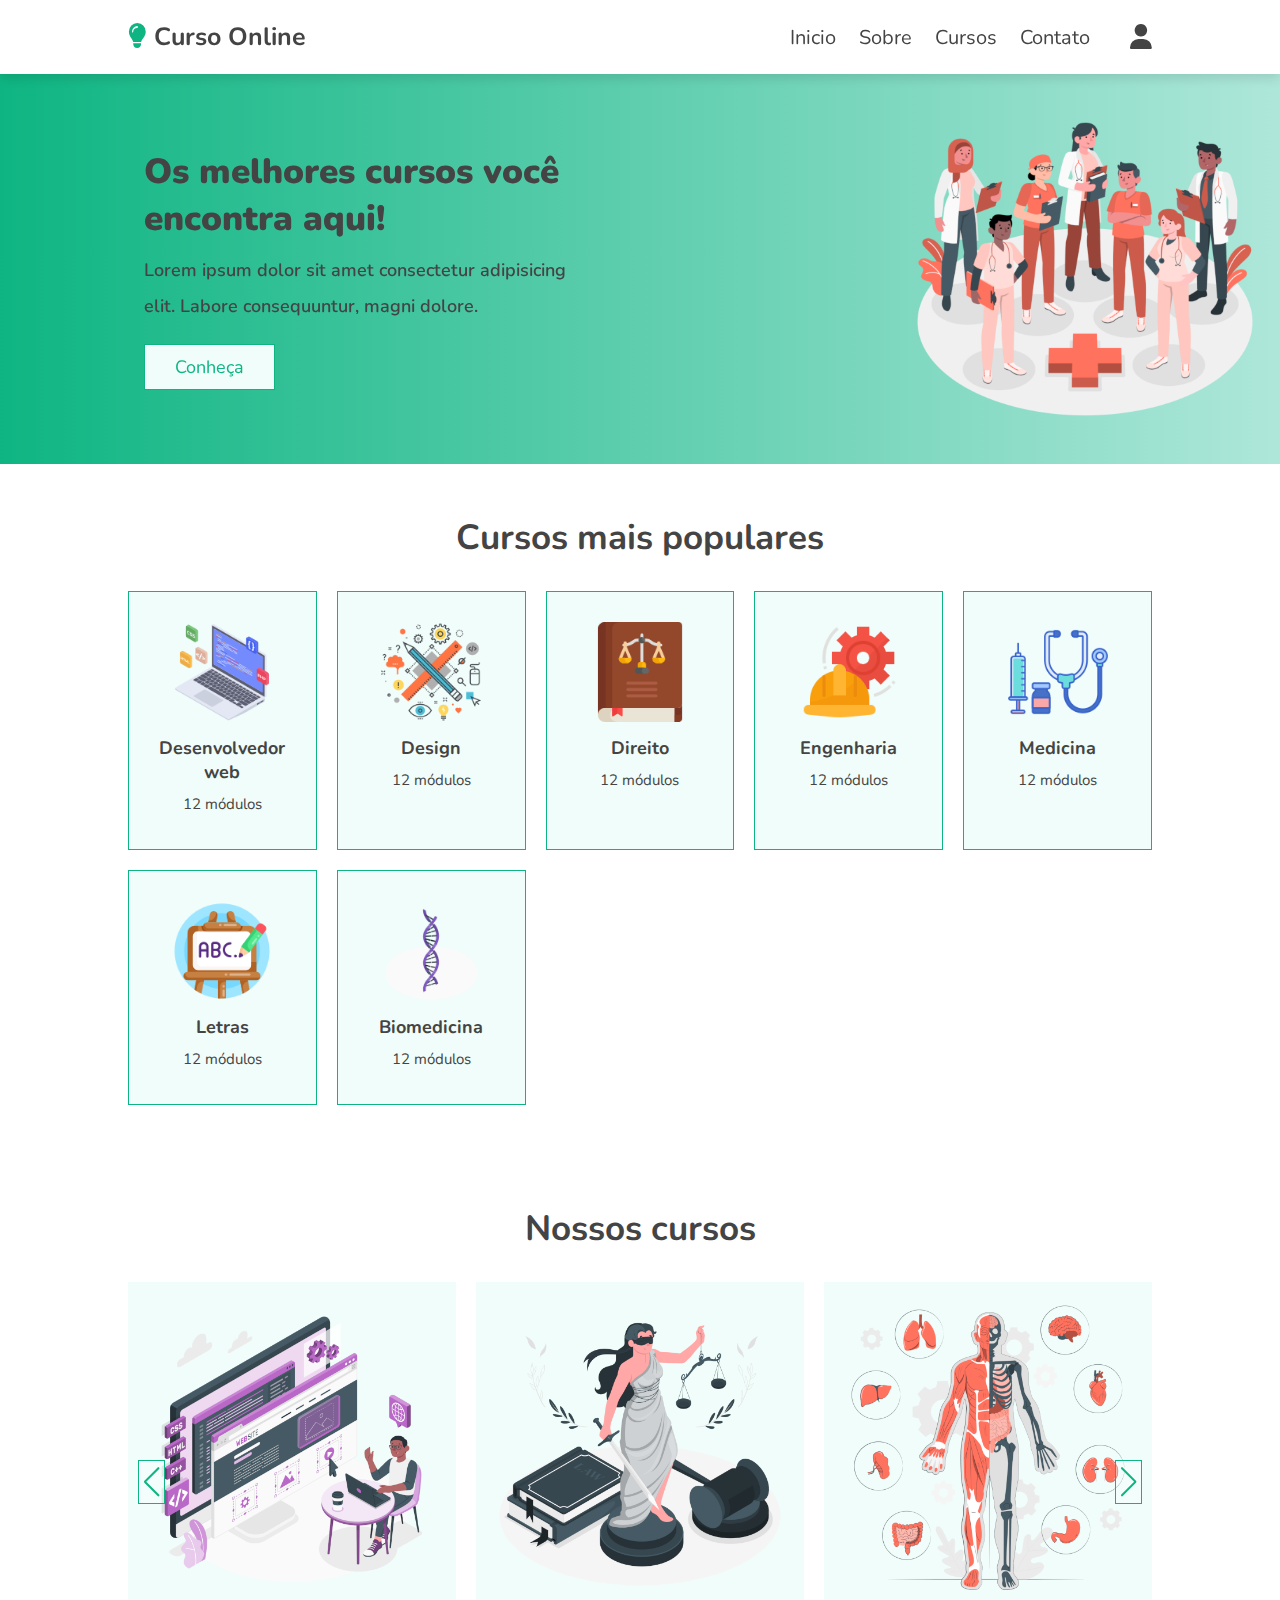
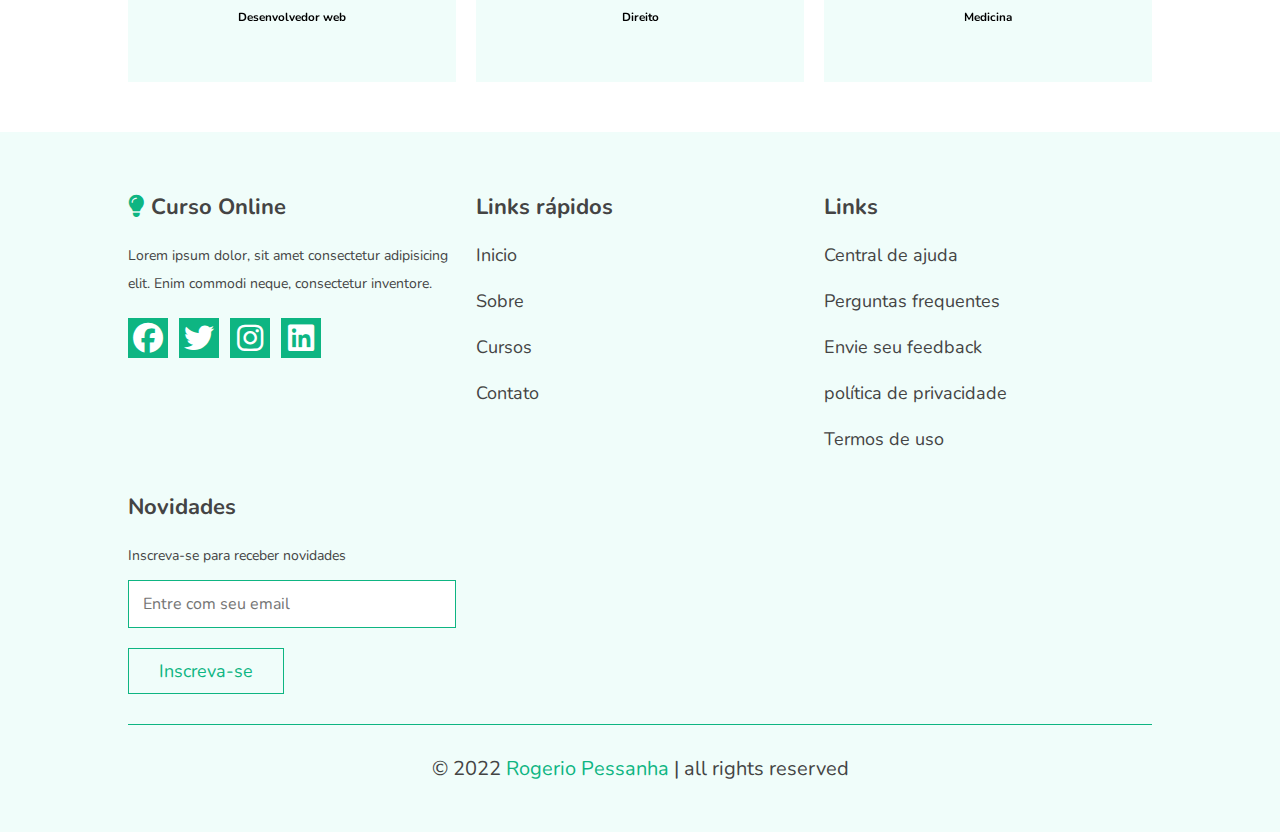
<file: inicio.html>
<!DOCTYPE html>
<html lang="pt-br">

<head>
    <meta charset="UTF-8">
    <meta http-equiv="X-UA-Compatible" content="IE=edge">
    <meta name="viewport" content="width=device-width, initial-scale=1.0">
    <title>Inicio</title>

    <!-- font awesome cdn -->
    <link rel="stylesheet" href="https://cdnjs.cloudflare.com/ajax/libs/font-awesome/6.2.0/css/all.min.css">

    <!-- swiper  -->
    <link rel="stylesheet" href="https://cdn.jsdelivr.net/npm/swiper@8/swiper-bundle.min.css"/>

    <!-- css -->
    <link rel="stylesheet" href="css/style.css">
</head>

<body>

    <!-- COMEÇO DO HEADER -->
    <header class="header">

        <a href="inicio.html" class="logo"> <i class="fa-solid fa-lightbulb"></i> Curso Online</a>

        <nav class="navbar">
            <div id="close-navbar" class="fas fa-times"></div>
            <a href="inicio.html">Inicio</a>
            <a href="sobre.html">Sobre</a>
            <a href="cursos.html">Cursos</a>
            <a href="contato.html">Contato</a>
        </nav>

        <div class="icons">
            <div id="conta-btn" class="fas fa-user"></div>
            <div id="menu-btn" class="fas fa-bars"></div>
        </div>
    </header>


    <!-- FORMULARIO DA CONTA -->
    <div class="conta-form">

        <div id="close-form" class="fas fa-times"></div>

        <div class="botao">
            <span class="btn active login-btn">Login</span>
            <span class="btn cadastro-btn">Cadastre-se</span>
        </div>

        <form class="login-form active" action="">
            <h3>Login</h3>
            <input type="email" placeholder="Entre com seu email" class="box">
            <input type="password" placeholder="Digite sua senha" class="box">

            <div class="flex">
                <input type="checkbox" name="" id="lembre-se">
                <label for="lembre-se">Lembre-me</label>
                <a href="#">Esqueceu sua senha?</a>
            </div>

            <input type="submit" value="Entrar" class="btn">

        </form>

        <form class="cadastrar-form" action="">
            <h3>Cadastre-se</h3>
            <input type="email" placeholder="Entre com seu email" class="box">
            <input type="password" placeholder="Digite sua senha" class="box">
            <input type="password" placeholder="Confirme sua senha" class="box">

            <input type="submit" value="Cadastrar" class="btn">

        </form>

    </div>
    <!-- FORMULARIO DA CONTA -->

    <!-- FINAL DO HEADER -->


    <!-- COMEÇA SECTION INICIO -->
    <section class="inicio">

        <div class="swiper inicio-slider">

            <div class="swiper-wrapper">

                <section class="swiper-slide slide"  style="background: url(img/inicio/banner/banner1.png) no-repeat;">
                    <div class="content">
                        <h3>Os melhores cursos você encontra aqui!</h3>
                        <p>Lorem ipsum dolor sit amet consectetur adipisicing elit. Labore consequuntur, magni dolore.</p>
                        <a href="#" class="btn">Conheça</a>
                    </div>
                </section>

                <section class="swiper-slide slide" style="background: url(img/inicio/banner/banner2.png) no-repeat;">
                    <div class="content">
                        <h3>Os melhores cursos você encontra aqui!</h3>
                        <p>Lorem ipsum dolor sit amet consectetur adipisicing elit. Labore consequuntur, magni dolore.</p>
                        <a href="#" class="btn">Conheça</a>
                    </div>
                </section>

                <section class="swiper-slide slide" style="background: url(img/inicio/banner/banner3.png) no-repeat;">
                    <div class="content">
                        <h3>Os melhores cursos você encontra aqui!</h3>
                        <p>Lorem ipsum dolor sit amet consectetur adipisicing elit. Labore consequuntur, magni dolore.</p>
                        <a href="#" class="btn">Conheça</a>
                    </div>
                </section>

                <section class="swiper-slide slide" style="background: url(img/inicio/banner/banner4.png) no-repeat;">
                    <div class="content">
                        <h3>Os melhores cursos você encontra aqui!</h3>
                        <p>Lorem ipsum dolor sit amet consectetur adipisicing elit. Labore consequuntur, magni dolore.</p>
                        <a href="#" class="btn">Conheça</a>
                    </div>
                </section>

            </div>


        </div>

    </section>
    <!-- FINAL SECTION INICIO -->


    <!-- COMEÇO DA SECTION MATERIAS -->
    <section class="materias">

        <h1 class="titulo">Cursos mais populares</h1>

        <div class="box-container">

            <div class="box">
                <img src="img/inicio/materias/materia1.png" alt="">
                <h3>Desenvolvedor web</h3>
                <p>12 módulos</p>
            </div>

            <div class="box">
                <img src="img/inicio/materias/materia2.png" alt="">
                <h3>Design</h3>
                <p>12 módulos</p>
            </div>

            <div class="box">
                <img src="img/inicio/materias/materia3.png" alt="">
                <h3>Direito</h3>
                <p>12 módulos</p>
            </div>

            <div class="box">
                <img src="img/inicio/materias/materia4.png" alt="">
                <h3>Engenharia</h3>
                <p>12 módulos</p>
            </div>

            <div class="box">
                <img src="img/inicio/materias/materia5.png" alt="">
                <h3>Medicina</h3>
                <p>12 módulos</p>
            </div>

            <div class="box">
                <img src="img/inicio/materias/materia6.png" alt="">
                <h3>Letras</h3>
                <p>12 módulos</p>
            </div>

            <div class="box">
                <img src="img/inicio/materias/materia7.png" alt="">
                <h3>Biomedicina</h3>
                <p>12 módulos</p>
            </div>

        </div>
        
    </section>
    <!-- FINAL DA SECTION MATERIAS -->


    <!-- COMEÇO SECTION INICIO CURSOS -->
    <section class="inicio-cursos">

        <h1 class="titulo">Nossos cursos</h1>

        <div class="swiper inicio-cursos-slider">

            <div class="swiper-wrapper">

                <div class="swiper-slide slide">
                    <div class="image">
                        <img src="img/inicio/disciplina/desenvolvedor1.png" alt="">
                        <h3>Desenvolvedor web</h3>
                    </div>

                    <div class="content">
                        <h3>Desenvolvedor web</h3>
                        <p>Lorem ipsum dolor sit amet consectetur adipisicing elit. Sed facere nesciunt.</p>
                        <a href="#" class="btn">Conheça</a>
                    </div>

                </div>

                <div class="swiper-slide slide">
                    <div class="image">
                        <img src="img/inicio/disciplina/direito1.png" alt="">
                        <h3>Direito</h3>
                    </div>

                    <div class="content">
                        <h3>Direito</h3>
                        <p>Lorem ipsum dolor sit amet consectetur adipisicing elit. Sed facere nesciunt.</p>
                        <a href="#" class="btn">Conheça</a>
                    </div>

                </div>

                <div class="swiper-slide slide">
                    <div class="image">
                        <img src="img/inicio/disciplina/medicina1.png" alt="">
                        <h3>Medicina</h3>
                    </div>

                    <div class="content">
                        <h3>Medicina</h3>
                        <p>Lorem ipsum dolor sit amet consectetur adipisicing elit. Sed facere nesciunt.</p>
                        <a href="#" class="btn">Conheça</a>
                    </div>

                </div>

                <div class="swiper-slide slide">
                    <div class="image">
                        <img src="img/inicio/disciplina/engenharia1.png" alt="">
                        <h3>Engenharia</h3>
                    </div>

                    <div class="content">
                        <h3>Engenharia</h3>
                        <p>Lorem ipsum dolor sit amet consectetur adipisicing elit. Sed facere nesciunt.</p>
                        <a href="#" class="btn">Conheça</a>
                    </div>

                </div>

                <div class="swiper-slide slide">
                    <div class="image">
                        <img src="img/inicio/disciplina/letras1.png" alt="">
                        <h3>Letras</h3>
                    </div>

                    <div class="content">
                        <h3>Letras</h3>
                        <p>Lorem ipsum dolor sit amet consectetur adipisicing elit. Sed facere nesciunt.</p>
                        <a href="#" class="btn">Conheça</a>
                    </div>

                </div>

                <div class="swiper-slide slide">
                    <div class="image">
                        <img src="img/inicio/disciplina/biomedicina1.png" alt="">
                        <h3>Biomedicina</h3>
                    </div>

                    <div class="content">
                        <h3>Biomedicina</h3>
                        <p>Lorem ipsum dolor sit amet consectetur adipisicing elit. Sed facere nesciunt.</p>
                        <a href="#" class="btn">Conheça</a>
                    </div>

                </div>

                <div class="swiper-slide slide">
                    <div class="image">
                        <img src="img/inicio/disciplina/design1.png" alt="">
                        <h3>Web Design</h3>
                    </div>

                    <div class="content">
                        <h3>Web Design</h3>
                        <p>Lorem ipsum dolor sit amet consectetur adipisicing elit. Sed facere nesciunt.</p>
                        <a href="#" class="btn">Conheça</a>
                    </div>

                </div>

            </div>

            <div class="swiper-button-next"></div>
            <div class="swiper-button-prev"></div>

        </div>

    </section>
    <!-- FINAL SECTION INICIO CURSOS -->










    <!-- INICIO SECTION FOOTER -->
    <section class="footer">

        <div class="box-container">

            <div class="box">
                <h3> <i class="fa-solid fa-lightbulb"></i> Curso Online</h3>
                <p>Lorem ipsum dolor, sit amet consectetur adipisicing elit. Enim commodi neque, consectetur inventore.
                </p>
                <div class="redes-social">
                    <a href="#" class="fab fa-facebook"></a>
                    <a href="#" class="fab fa-twitter"></a>
                    <a href="#" class="fab fa-instagram"></a>
                    <a href="#" class="fab fa-linkedin"></a>
                </div>
            </div>

            <div class="box">
                <h3>Links rápidos</h3>
                <a href="#inicio" class="link">Inicio</a>
                <a href="#sobre" class="link">Sobre</a>
                <a href="#cursos" class="link">Cursos</a>
                <a href="#contato" class="link">Contato</a>
            </div>


            <div class="box">
                <h3>Links</h3>
                <a href="#" class="link">Central de ajuda</a>
                <a href="#" class="link">Perguntas frequentes</a>
                <a href="#" class="link">Envie seu feedback</a>
                <a href="#" class="link">política de privacidade</a>
                <a href="#" class="link">Termos de uso</a>
            </div>

            <div class="box">
                <h3>Novidades</h3>
                <p>Inscreva-se para receber novidades</p>
                <form action="">
                    <input type="email" name="" placeholder="Entre com seu email" id="" class="email">
                    <input type="submit" value="Inscreva-se" class="btn">
                </form>
            </div>

        </div>

        <div class="credito"> &copy; 2022 <span>Rogerio Pessanha</span> | all rights reserved</div>

    </section>
    <!-- FINAL SECTION FOOTER -->




    <!-- swiper -->
    <script src="https://cdn.jsdelivr.net/npm/swiper@8/swiper-bundle.min.js"></script>

    <!-- javaScript -->
    <script src="js/script.js"></script>
</body>

</html>
</file>
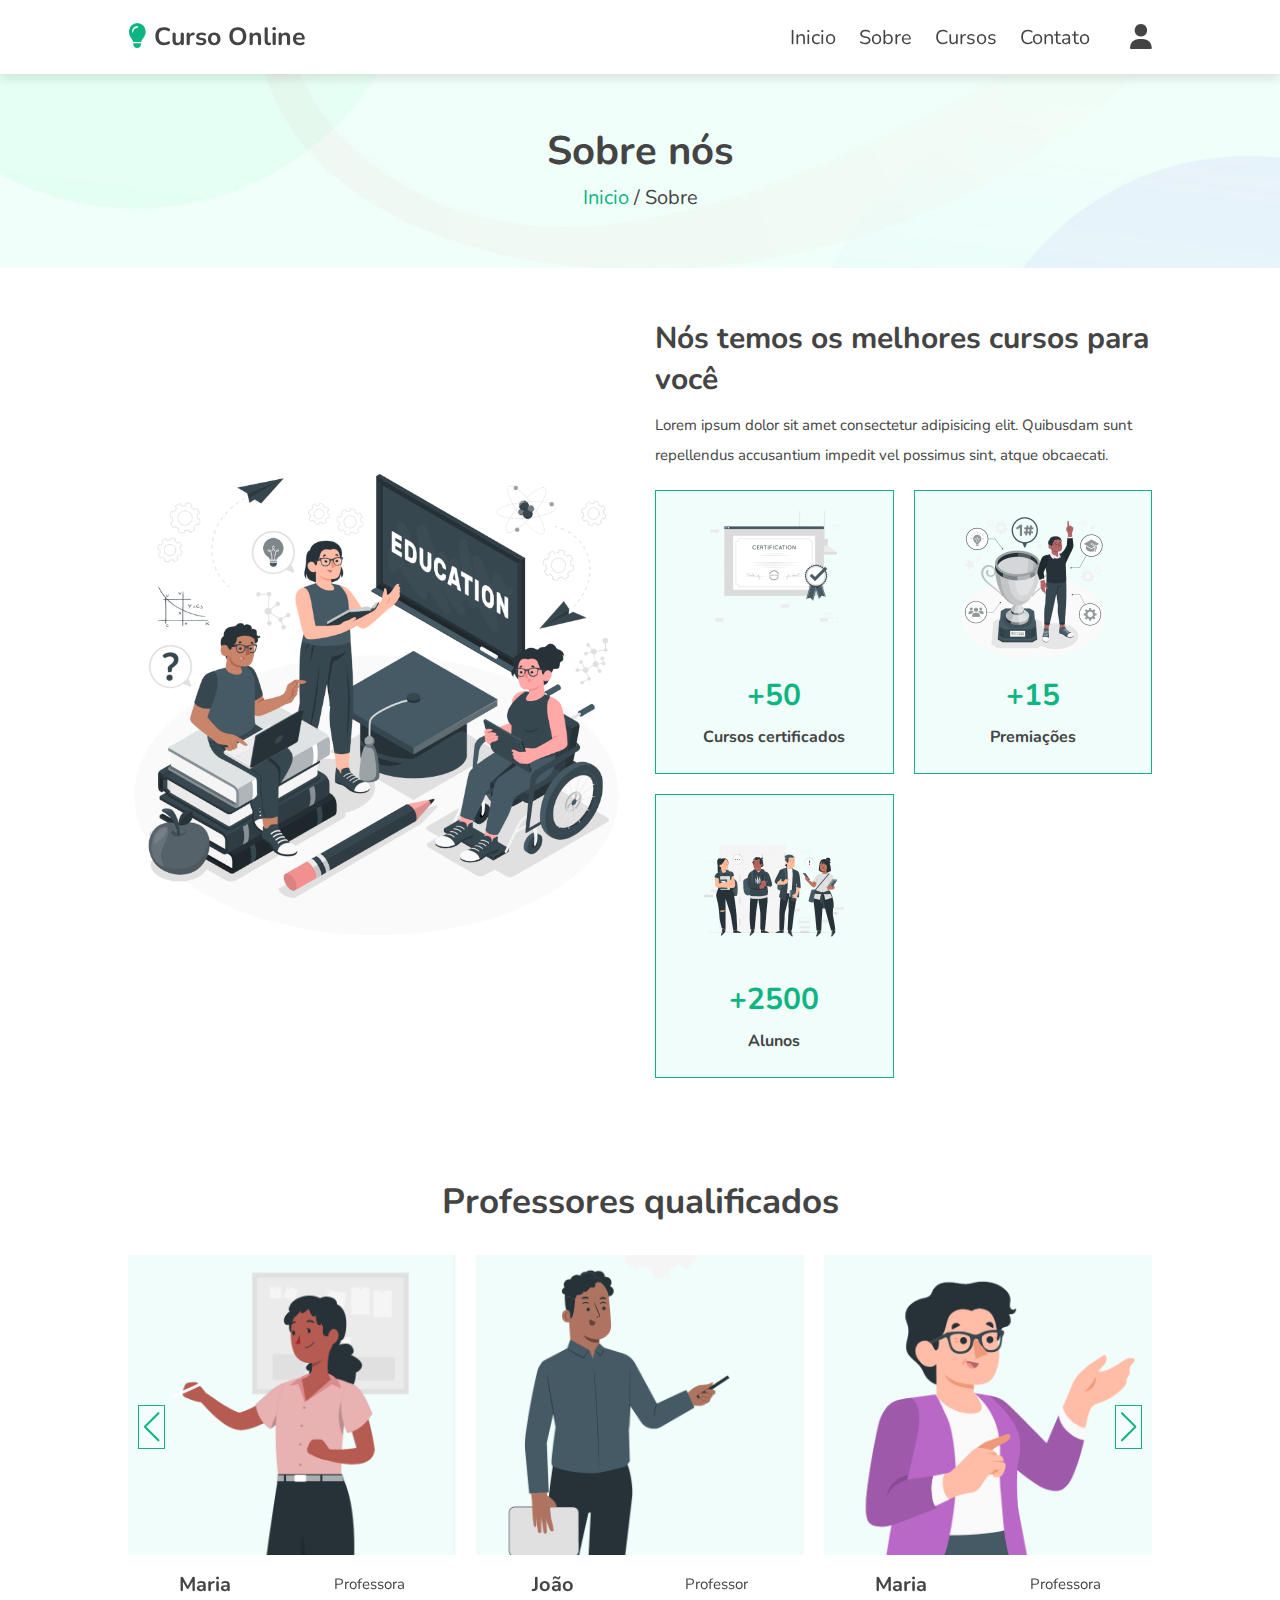
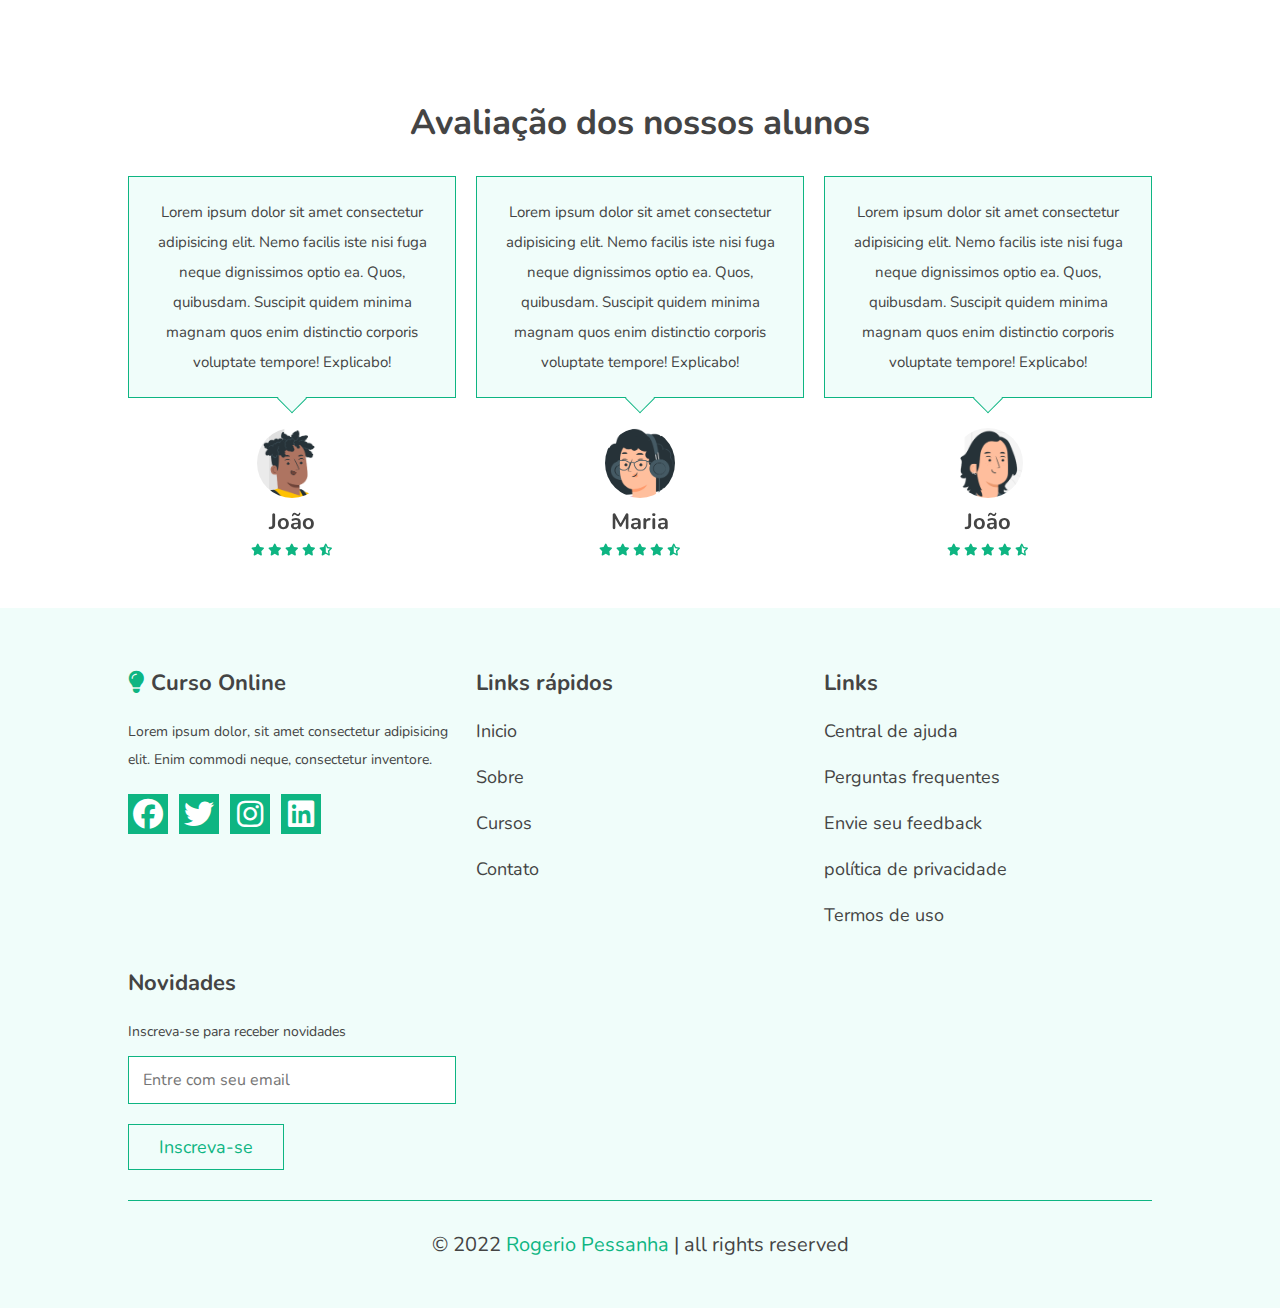
<file: sobre.html>
<!DOCTYPE html>
<html lang="pt-br">

<head>
    <meta charset="UTF-8">
    <meta http-equiv="X-UA-Compatible" content="IE=edge">
    <meta name="viewport" content="width=device-width, initial-scale=1.0">
    <title>Sobre</title>

    <link rel="shortcut icon" href="img/creativity.png" type="image/x-icon">

    <!-- font awesome cdn -->
    <link rel="stylesheet" href="https://cdnjs.cloudflare.com/ajax/libs/font-awesome/6.2.0/css/all.min.css">

    <!-- swiper  -->
    <link rel="stylesheet" href="https://cdn.jsdelivr.net/npm/swiper@8/swiper-bundle.min.css" />

    <!-- css -->
    <link rel="stylesheet" href="css/style.css">
</head>

<body>

    <!-- começo do header -->
    <header class="header">

        <a href="sobre.html" class="logo"> <i class="fa-solid fa-lightbulb"></i> Curso Online</a>

        <nav class="navbar">
            <div id="close-navbar" class="fas fa-times"></div>
            <a href="index.html">Inicio</a>
            <a href="sobre.html">Sobre</a>
            <a href="cursos.html">Cursos</a>
            <a href="contato.html">Contato</a>
        </nav>

        <div class="icons">
            <div id="conta-btn" class="fas fa-user"></div>
            <div id="menu-btn" class="fas fa-bars"></div>
        </div>
    </header>


    <!-- FORMULARIO DA CONTA -->
    <div class="conta-form">

        <div id="close-form" class="fas fa-times"></div>

        <div class="botao">
            <span class="btn active login-btn">Login</span>
            <span class="btn cadastro-btn">Cadastre-se</span>
        </div>

        <form class="login-form active" action="">
            <h3>Login</h3>
            <input type="email" placeholder="Entre com seu email" class="box">
            <input type="password" placeholder="Digite sua senha" class="box" autocomplete="current-password" required minlength="8" maxlength="20">

            <div class="flex">
                <input type="checkbox" name="" id="lembre-se">
                <label for="lembre-se">Lembre-me</label>
                <a href="#">Esqueceu sua senha?</a>
            </div>

            <input type="submit" value="Entrar" class="btn">

        </form>

        <form class="cadastrar-form" action="">
            <h3>Cadastre-se</h3>
            <input type="email" placeholder="Entre com seu email" class="box" required>
            <input type="password" placeholder="Digite sua senha" class="box" autocomplete="current-password" required minlength="8" maxlength="20">
            <input type="password"  placeholder="Confirme sua senha" class="box" required>

            <input type="submit" value="Cadastrar" class="btn">

        </form>

    </div>
    <!-- FORMULARIO DA CONTA -->

    <!-- final do header -->


    <!-- COMEÇO SECTION TITULO -->
    <section class="titulo-link">
        <h3>Sobre nós</h3>
        <p> <a href="index.html">Inicio</a> / Sobre</p>
    </section>
    <!-- FINAL SECTION TITULO -->


    <!-- COMEÇO SECTION SOBRE -->

    <section class="sobre">

        <div class="image">
            <img src="img/sobre/sobre-nos/sobre-2.png" alt="">
        </div>

        <div class="content">

            <h3 class="titulo-sobre">Nós temos os melhores cursos para você</h3>
            <p>Lorem ipsum dolor sit amet consectetur adipisicing elit. Quibusdam sunt repellendus accusantium impedit
                vel possimus sint, atque obcaecati.</p>

            <div class="icons-container">

                <div class="icons">
                    <img src="img/sobre/sobre-nos/certificado-sobreg1.png" alt="">
                    <h3>+50</h3>
                    <span>Cursos certificados</span>
                </div>

                <div class="icons">
                    <img src="img/sobre/sobre-nos/premio-sobreg1.png" alt="">
                    <h3>+15</h3>
                    <span>Premiações</span>
                </div>

                <div class="icons">
                    <img src="img/sobre/sobre-nos/alunos-sobreg1.png" alt="">
                    <h3>+2500</h3>
                    <span>Alunos</span>
                </div>

                <!-- <div class="icons">
                    <img src="img/alunos-sobreg.png" alt="">
                    <h3>+2500</h3>
                    <span>Alunos</span>
                </div> -->

            </div>

        </div>

    </section>
    <!-- FINAL SECTION SOBRE -->


    <!-- COMEÇO SECTION PROFESSORES -->

    <section class="profesores">

        <h1 class="titulo">Professores qualificados</h1>

        <div class="swiper professores-slider">

            <div class="swiper-wrapper">

                <div class="swiper-slide slide">
                    <div class="image">
                        <img src="img/sobre/professores/prof1.png" alt="">
                        <div class="redes-social">
                            <a href="#" class="fab fa-facebook"></a>
                            <a href="#" class="fab fa-twitter"></a>
                            <a href="#" class="fab fa-instagram"></a>
                            <a href="#" class="fab fa-linkedin"></a>
                        </div>
                    </div>
                    <div class="content">
                        <h3>Maria</h3>
                        <span>Professora</span>
                    </div>
                </div>

                <div class="swiper-slide slide">
                    <div class="image">
                        <img src="img/sobre/professores/prof2.png" alt="">
                        <div class="redes-social">
                            <a href="#" class="fab fa-facebook"></a>
                            <a href="#" class="fab fa-twitter"></a>
                            <a href="#" class="fab fa-instagram"></a>
                            <a href="#" class="fab fa-linkedin"></a>
                        </div>
                    </div>
                    <div class="content">
                        <h3>João</h3>
                        <span>Professor</span>
                    </div>
                </div>

                <div class="swiper-slide slide">
                    <div class="image">
                        <img src="img/sobre/professores/prof3.png" alt="">
                        <div class="redes-social">
                            <a href="#" class="fab fa-facebook"></a>
                            <a href="#" class="fab fa-twitter"></a>
                            <a href="#" class="fab fa-instagram"></a>
                            <a href="#" class="fab fa-linkedin"></a>
                        </div>
                    </div>
                    <div class="content">
                        <h3>Maria</h3>
                        <span>Professora</span>
                    </div>
                </div>

                <div class="swiper-slide slide">
                    <div class="image">
                        <img src="img/sobre/professores/prof4.png" alt="">
                        <div class="redes-social">
                            <a href="#" class="fab fa-facebook"></a>
                            <a href="#" class="fab fa-twitter"></a>
                            <a href="#" class="fab fa-instagram"></a>
                            <a href="#" class="fab fa-linkedin"></a>
                        </div>
                    </div>
                    <div class="content">
                        <h3>João</h3>
                        <span>Professor</span>
                    </div>
                </div>

                <div class="swiper-slide slide">
                    <div class="image">
                        <img src="img/sobre/professores/prof5.png" alt="">
                        <div class="redes-social">
                            <a href="#" class="fab fa-facebook"></a>
                            <a href="#" class="fab fa-twitter"></a>
                            <a href="#" class="fab fa-instagram"></a>
                            <a href="#" class="fab fa-linkedin"></a>
                        </div>
                    </div>
                    <div class="content">
                        <h3>Maria</h3>
                        <span>Professora</span>
                    </div>
                </div>

                <div class="swiper-slide slide">
                    <div class="image">
                        <img src="img/sobre/professores/prof6.png" alt="">
                        <div class="redes-social">
                            <a href="#" class="fab fa-facebook"></a>
                            <a href="#" class="fab fa-twitter"></a>
                            <a href="#" class="fab fa-instagram"></a>
                            <a href="#" class="fab fa-linkedin"></a>
                        </div>
                    </div>
                    <div class="content">
                        <h3>João</h3>
                        <span>Professor</span>
                    </div>
                </div>

            </div>

            <div class="swiper-button-next"></div>
            <div class="swiper-button-prev"></div>

        </div>

    </section>
    <!-- FINAL SECTION PROFESSORES -->



<!-- COMEÇO SECTION AVALIAÇÕES -->
<section class="avaliacao">

    <h1 class="titulo">Avaliação dos nossos alunos</h1>

        <div class="swiper avaliacao-slider">

            <div class="swiper-wrapper">

                <div class="swiper-slide slide">
                    <p>Lorem ipsum dolor sit amet consectetur adipisicing elit. Nemo facilis iste nisi fuga neque dignissimos optio ea. Quos, quibusdam. Suscipit quidem minima magnam quos enim distinctio corporis voluptate tempore! Explicabo!</p>
                    <img src="img/sobre/avaliacao/pic1.png" alt="">
                    <h3>João</h3>
                    <div class="estrela">
                        <i class="fas fa-star"></i>
                        <i class="fas fa-star"></i>
                        <i class="fas fa-star"></i>
                        <i class="fas fa-star"></i>
                        <i class="fas fa-star-half-alt"></i>
                    </div>
                </div>

                <div class="swiper-slide slide">
                    <p>Lorem ipsum dolor sit amet consectetur adipisicing elit. Nemo facilis iste nisi fuga neque dignissimos optio ea. Quos, quibusdam. Suscipit quidem minima magnam quos enim distinctio corporis voluptate tempore! Explicabo!</p>
                    <img src="img/sobre/avaliacao/pic2.png" alt="">
                    <h3>Maria</h3>
                    <div class="estrela">
                        <i class="fas fa-star"></i>
                        <i class="fas fa-star"></i>
                        <i class="fas fa-star"></i>
                        <i class="fas fa-star"></i>
                        <i class="fas fa-star-half-alt"></i>
                    </div>
                </div>

                <div class="swiper-slide slide">
                    <p>Lorem ipsum dolor sit amet consectetur adipisicing elit. Nemo facilis iste nisi fuga neque dignissimos optio ea. Quos, quibusdam. Suscipit quidem minima magnam quos enim distinctio corporis voluptate tempore! Explicabo!</p>
                    <img src="img/sobre/avaliacao/pic3.png" alt="">
                    <h3>João</h3>
                    <div class="estrela">
                        <i class="fas fa-star"></i>
                        <i class="fas fa-star"></i>
                        <i class="fas fa-star"></i>
                        <i class="fas fa-star"></i>
                        <i class="fas fa-star-half-alt"></i>
                    </div>
                </div>

                <div class="swiper-slide slide">
                    <p>Lorem ipsum dolor sit amet consectetur adipisicing elit. Nemo facilis iste nisi fuga neque dignissimos optio ea. Quos, quibusdam. Suscipit quidem minima magnam quos enim distinctio corporis voluptate tempore! Explicabo!</p>
                    <img src="img/sobre/avaliacao/pic4.png" alt="">
                    <h3>Maria</h3>
                    <div class="estrela">
                        <i class="fas fa-star"></i>
                        <i class="fas fa-star"></i>
                        <i class="fas fa-star"></i>
                        <i class="fas fa-star"></i>
                        <i class="fas fa-star-half-alt"></i>
                    </div>
                </div>

                <div class="swiper-slide slide">
                    <p>Lorem ipsum dolor sit amet consectetur adipisicing elit. Nemo facilis iste nisi fuga neque dignissimos optio ea. Quos, quibusdam. Suscipit quidem minima magnam quos enim distinctio corporis voluptate tempore! Explicabo!</p>
                    <img src="img/sobre/avaliacao/pic5.png" alt="">
                    <h3>João</h3>
                    <div class="estrela">
                        <i class="fas fa-star"></i>
                        <i class="fas fa-star"></i>
                        <i class="fas fa-star"></i>
                        <i class="fas fa-star"></i>
                        <i class="fas fa-star-half-alt"></i>
                    </div>
                </div>

                <div class="swiper-slide slide">
                    <p>Lorem ipsum dolor sit amet consectetur adipisicing elit. Nemo facilis iste nisi fuga neque dignissimos optio ea. Quos, quibusdam. Suscipit quidem minima magnam quos enim distinctio corporis voluptate tempore! Explicabo!</p>
                    <img src="img/sobre/avaliacao/pic6.png" alt="">
                    <h3>Maria</h3>
                    <div class="estrela">
                        <i class="fas fa-star"></i>
                        <i class="fas fa-star"></i>
                        <i class="fas fa-star"></i>
                        <i class="fas fa-star"></i>
                        <i class="fas fa-star-half-alt"></i>
                    </div>
                </div>

            </div>


        </div>

</section>

<!-- FINAL SECTION AVALIAÇÕES -->






    <!-- INICIO SECTION FOOTER -->
    <section class="footer" id="footer">

        <div class="box-container">

            <div class="box">
                <h3> <i class="fa-solid fa-lightbulb"></i> Curso Online</h3>
                <p>Lorem ipsum dolor, sit amet consectetur adipisicing elit. Enim commodi neque, consectetur inventore.
                </p>
                <div class="redes-social">
                    <a href="#footer" class="fab fa-facebook"></a>
                    <a href="#footer" class="fab fa-twitter"></a>
                    <a href="#footer" class="fab fa-instagram"></a>
                    <a href="#footer" class="fab fa-linkedin"></a>
                </div>
            </div>

            <div class="box">
                <h3>Links rápidos</h3>
                <a href="index.html" class="link">Inicio</a>
                <a href="sobre.html" class="link">Sobre</a>
                <a href="cursos.html" class="link">Cursos</a>
                <a href="contato.html" class="link">Contato</a>
            </div>


            <div class="box">
                <h3>Links</h3>
                <a href="#" class="link">Central de ajuda</a>
                <a href="#" class="link">Perguntas frequentes</a>
                <a href="#" class="link">Envie seu feedback</a>
                <a href="#" class="link">política de privacidade</a>
                <a href="#" class="link">Termos de uso</a>
            </div>

            <div class="box">
                <h3>Novidades</h3>
                <p>Inscreva-se para receber novidades</p>
                <form action="">
                    <input type="email" name="" placeholder="Entre com seu email" id="" class="email">
                    <input type="submit" value="Inscreva-se" class="btn">
                </form>
            </div>

        </div>

        <div class="credito"> &copy; 2022 <span>Rogerio Pessanha</span> | all rights reserved</div>

    </section>
    <!-- FINAL SECTION FOOTER -->


    <!-- WHATSAPP -->
    <!-- <div class="whats">
        <a href="https://wa.me/55?text=Olá, como vai?." target="_blank">
        <img src="img/whatsapp-logo-8.png" alt="">
    </a>
    </div> -->
    <!-- WHATSAPP  -->


    <!-- swiper -->
    <script src="https://cdn.jsdelivr.net/npm/swiper@8/swiper-bundle.min.js"></script>

    <!-- javaScript -->
    <script src="js/script.js"></script>
</body>

</html>
</file>
<file: css/style.css>
@import url("https://fonts.googleapis.com/css2?family=Nunito:wght@200;300;400;500;600&display=swap");
* {
  font-family: "Nunito", sans-serif;
  margin: 0;
  padding: 0;
  box-sizing: border-box;
  outline: none;
  border: none;
  text-decoration: none;
  transition: all 0.2s linear;
}

img {
  user-select: none;
}

html {
  font-size: 62.5%;
  overflow-x: hidden;
}
html::-webkit-scrollbar {
  width: 1rem;
}
html::-webkit-scrollbar-track {
  background: transparent;
}
html::-webkit-scrollbar-thumb {
  background: #0eb582;
}

section {
  padding: 5rem 10%;
}

.titulo-link {
  text-align: center;
  background: url(../img/titulo-bg.jpg) no-repeat;
  background-size: cover;
  background-position: center;
}
.titulo-link h3 {
  font-size: 4rem;
  color: #444;
}
.titulo-link p {
  font-size: 2rem;
  line-height: 2;
  color: #444;
}
.titulo-link p a {
  color: #0eb582;
}
.titulo-link p a:hover {
  text-decoration: underline;
}

.titulo {
  text-align: center;
  margin-bottom: 3rem;
  font-size: 3.5rem;
  color: #444;
}

.btn {
  display: inline-block;
  margin-top: 1rem;
  padding: 1rem 3rem;
  font-size: 1.8rem;
  border: 0.1rem solid #0eb582;
  background: #f0fdfa;
  color: #0eb582;
  cursor: pointer;
}
.btn:hover {
  background: #0eb582;
  color: #fff;
}

.swiper-button-next,
.swiper-button-prev {
  border: 0.1rem solid #0eb582;
  color: #0eb582;
  background: rgba(255, 255, 255, 0.203);
}

.swiper-button-next::after,
.swiper-button-prev::after {
  font-size: 3rem;
}

.swiper-button-next:hover,
.swiper-button-prev:hover {
  background: #0eb582;
  color: #fff;
}

.header {
  position: sticky;
  top: 0;
  left: 0;
  right: 0;
  background: #fff;
  box-shadow: 0 0.5rem 1rem rgba(0, 0, 0, 0.1);
  padding: 2rem 10%;
  display: flex;
  align-items: center;
  z-index: 1000;
}
.header .logo {
  margin-right: auto;
  font-size: 2.5rem;
  color: #444;
  font-weight: bolder;
}
.header .logo i {
  color: #0eb582;
}
.header .navbar {
  position: relative;
}
.header .navbar #close-navbar {
  position: absolute;
  top: 1.5rem;
  right: 2rem;
  font-size: 4rem;
  cursor: pointer;
  color: #444;
  display: none;
}
.header .navbar #close-navbar:hover {
  transform: rotate(90deg);
}
.header .navbar a {
  margin-right: 2rem;
  font-size: 2rem;
  color: #444;
}
.header .navbar a:hover {
  color: #0eb582;
}
.header .icons div {
  cursor: pointer;
  font-size: 2.5rem;
  color: #444;
  margin-left: 2rem;
}
.header .icons div:hover {
  color: #0eb582;
}
.header #menu-btn {
  display: none;
}

.conta-form {
  position: fixed;
  top: 0;
  right: -105%;
  width: 35rem;
  background: #fff;
  display: flex;
  flex-flow: column;
  gap: 2rem;
  justify-content: center;
  height: 100%;
  z-index: 1200;
  padding: 2rem;
  text-align: center;
}
.conta-form.active {
  right: 0;
  box-shadow: 0 0 0 100vw rgba(0, 0, 0, 0.8);
}
.conta-form #close-form {
  position: absolute;
  top: 1.5rem;
  right: 2.5rem;
  font-size: 4rem;
  cursor: pointer;
  color: #444;
}
.conta-form #close-form:hover {
  transform: rotate(90deg);
}
.conta-form form {
  border: 0.1rem solid #0eb582;
  padding: 2rem;
  display: none;
}
.conta-form form.active {
  display: block;
}
.conta-form form h3 {
  font-size: 2.5rem;
  color: #444;
  padding-bottom: 0.5rem;
  text-transform: uppercase;
}
.conta-form form .box {
  width: 100%;
  padding: 1.2rem 1.4rem;
  border: 0.1rem solid #0eb582;
  font-size: 1.6rem;
  margin: 0.7rem 0;
}
.conta-form form .flex {
  display: flex;
  align-items: center;
  padding: 1rem 0;
  gap: 0.5rem;
}
.conta-form form .flex label {
  font-size: 1.5rem;
  color: #777;
  cursor: pointer;
}
.conta-form form .flex a {
  font-size: 1.5rem;
  color: #777;
  margin-left: auto;
}
.conta-form form .flex a:hover {
  text-decoration: underline;
  color: #0eb582;
}
.conta-form form .btn {
  width: 100%;
}
.conta-form .botao .btn {
  margin: 0 0.5rem;
}
.conta-form .botao .btn.active {
  background: #0eb582;
  color: #fff;
}

.inicio {
  padding: 5rem;
  background: rgb(14, 181, 130);
  background: linear-gradient(90deg, rgb(14, 181, 130) 0%, rgb(174, 231, 218) 100%);
}
.inicio .slide {
  display: flex;
  align-items: center;
  height: 65rem;
  background-size: contain !important;
  background-position: right !important;
}
.inicio .slide .content {
  width: 50rem;
}
.inicio .slide .content h3 {
  font-size: 5rem;
  color: #444;
  color: #444;
  font-weight: 900;
}
.inicio .slide .content p {
  font-size: 1.6rem;
  line-height: 2;
  color: #444;
  color: #444;
  padding: 1rem 0;
  font-weight: 600;
}
.inicio .slide .content a:hover {
  background: #444;
}

.materias .box-container {
  display: grid;
  grid-template-columns: repeat(auto-fit, minmax(16rem, 1fr));
  gap: 2rem;
}
.materias .box-container .box {
  padding: 3rem 2rem;
  text-align: center;
  border: 0.1rem solid #0eb582;
  background: #f0fdfa;
  cursor: pointer;
}
.materias .box-container .box:hover {
  background: #0eb582;
}
.materias .box-container .box:hover h3 {
  color: #fff;
}
.materias .box-container .box:hover p {
  color: #fff;
}
.materias .box-container .box img {
  height: 10rem;
  margin-bottom: 0.5rem;
}
.materias .box-container .box h3 {
  font-size: 1.8rem;
  color: #444;
  padding: 0.5rem 0;
}
.materias .box-container .box p {
  font-size: 1.5rem;
  line-height: 2;
  color: #444;
}

.inicio-cursos .slide {
  text-align: center;
  position: relative;
  background: #f0fdfa;
  overflow: hidden;
  height: 40rem;
}
.inicio-cursos .slide:hover .content {
  bottom: 0;
}
.inicio-cursos .slide .image {
  padding: 2rem;
}
.inicio-cursos .slide .image img {
  width: 100%;
  margin-bottom: 1.5rem;
}
.inicio-cursos .slide .content {
  position: absolute;
  bottom: -100%;
  right: 0;
  left: 0;
  background: rgba(0, 0, 0, 0.8);
  height: 40rem;
  padding: 1.2rem;
}
.inicio-cursos .slide .content h3 {
  font-size: 2.6rem;
  color: #444;
  color: #fff;
}
.inicio-cursos .slide .content p {
  padding: 2rem;
  font-size: 1.5rem;
  line-height: 2;
  color: #444;
  color: #eee;
}
.inicio-cursos .slide .content .btn:hover {
  background: #0eb582;
}

.sobre {
  display: flex;
  align-items: center;
  flex-wrap: wrap;
  gap: 3rem;
}
.sobre .image {
  flex: 1 1 40rem;
}
.sobre .image img {
  width: 100%;
}
.sobre .content {
  flex: 1 1 40rem;
}
.sobre .content .titulo-sobre {
  font-size: 3rem;
  color: #444;
}
.sobre .content p {
  font-size: 1.5rem;
  line-height: 2;
  color: #444;
  padding: 1rem 0;
}
.sobre .content .icons-container {
  margin-top: 1rem;
  display: grid;
  grid-template-columns: repeat(auto-fit, minmax(16rem, 1fr));
  gap: 2rem;
}
.sobre .content .icons-container .icons {
  text-align: center;
  border: 0.1rem solid #0eb582;
  background: #f0fdfa;
  padding: 2rem 2rem;
}
.sobre .content .icons-container .icons img {
  height: 15rem;
  margin-bottom: 0.5rem;
}
.sobre .content .icons-container .icons h3 {
  padding: 0.5rem 0;
  font-size: 3rem;
  color: #444;
  color: #0eb582;
  font-weight: bolder;
}
.sobre .content .icons-container .icons span {
  font-size: 1.6rem;
  line-height: 2;
  color: #444;
  font-weight: bolder;
}

.profesores .slide {
  text-align: center;
}
.profesores .slide:hover .image img {
  background: rgba(0, 0, 0, 0.8);
}
.profesores .slide:hover .image .redes-social {
  bottom: 0;
}
.profesores .slide .image {
  position: relative;
  overflow: hidden;
}
.profesores .slide .image img {
  background: #f0fdfa;
  width: 100%;
}
.profesores .slide .image .redes-social {
  position: absolute;
  bottom: -10;
  left: 0;
  right: 0;
  background: rgba(0, 0, 0, 0.8);
  padding: 2rem;
}
.profesores .slide .image .redes-social a {
  font-size: 3rem;
  margin: 0 1rem;
  color: #fff;
}
.profesores .slide .image .redes-social a:hover {
  color: #0eb582;
}
.profesores .slide .content {
  display: flex;
  padding-top: 1rem;
  align-items: center;
  justify-content: space-around;
}
.profesores .slide .content h3 {
  font-size: 2rem;
  color: #444;
}
.profesores .slide .content span {
  font-size: 1.5rem;
  line-height: 2;
  color: #444;
}

.avaliacao .slide {
  text-align: center;
}
.avaliacao .slide p {
  font-size: 1.5rem;
  line-height: 2;
  color: #444;
  position: relative;
  background: #f0fdfa;
  border: 0.1rem solid #0eb582;
  margin-bottom: 3rem;
  padding: 2rem;
}
.avaliacao .slide p::before {
  content: "";
  position: absolute;
  bottom: -1.2rem;
  left: 50%;
  transform: translateX(-50%) rotate(45deg);
  background: #f0fdfa;
  border-bottom: 0.1rem solid #0eb582;
  border-right: 0.1rem solid #0eb582;
  height: 2rem;
  width: 2rem;
}
.avaliacao .slide img {
  height: 7rem;
  width: 7rem;
  border-radius: 50%;
}
.avaliacao .slide h3 {
  font-size: 2.2rem;
  color: #444;
  padding: 0.5rem 0;
}
.avaliacao .slide .estrela {
  font-size: 1.2rem;
  color: #0eb582;
}

.cursos .box-container {
  display: grid;
  grid-template-columns: repeat(auto-fit, minmax(35rem, 1fr));
  gap: 2rem;
}
.cursos .box-container .box:hover .image img {
  transform: scale(1.1);
}
.cursos .box-container .box.hide {
  display: none;
}
.cursos .box-container .box .image {
  height: 42rem;
  overflow: hidden;
  position: relative;
  background: #f0fdfa;
  margin-top: 10rem;
}
.cursos .box-container .box .image img {
  height: 80%;
  width: 80%;
  object-fit: cover;
}
.cursos .box-container .box .image h3 {
  font-size: 2rem;
  color: #444;
  position: absolute;
  top: 1rem;
  right: 1rem;
  padding: 0.5rem 1.5rem;
  background: rgba(9, 120, 57, 0.3647058824);
  color: #444;
}
.cursos .box-container .box .content {
  padding: 2rem;
  text-align: center;
  border: 0.1rem solid #0eb582;
}
.cursos .box-container .box h3 {
  font-size: 2rem;
  color: #444;
}
.cursos .box-container .box p {
  padding: 1rem 0;
  font-size: 1.5rem;
  line-height: 2;
  color: #444;
}
.cursos .box-container .box .icons {
  display: flex;
  align-items: center;
  justify-content: space-between;
  margin-top: 2rem;
  padding-top: 2rem;
  border-top: 0.1rem solid #0eb582;
}
.cursos .box-container .box .icons span {
  font-size: 1.8rem;
  color: #444;
}
.cursos .box-container .box .icons span i {
  color: #0eb582;
  padding-right: 0.5rem;
}
.cursos .carregar {
  margin-top: 2rem;
  text-align: center;
}

.contato .icons-container {
  margin-bottom: 3rem;
  display: grid;
  grid-template-columns: repeat(auto-fit, minmax(25rem, 1fr));
  gap: 2rem;
}
.contato .icons-container .icons {
  text-align: center;
  padding: 3rem 2rem;
  border: 0.1rem solid #0eb582;
  background: #f0fdfa;
}
.contato .icons-container .icons i {
  height: 5rem;
  width: 5rem;
  line-height: 5rem;
  font-size: 2rem;
  border-radius: 50%;
  margin-bottom: 0.5rem;
  color: #fff;
  background: #0eb582;
}
.contato .icons-container .icons h3 {
  font-size: 2rem;
  color: #444;
  padding: 0.5rem 0;
}
.contato .icons-container .icons p {
  font-size: 1.6rem;
  line-height: 2;
  color: #444;
}
.contato .row {
  display: flex;
  align-items: center;
  flex-wrap: wrap;
  gap: 2rem;
}
.contato .row .image {
  flex: 1 1 40rem;
  transform: rotateY(180deg);
}
.contato .row .image img {
  width: 100%;
}
.contato .row form {
  flex: 1 1 40rem;
  border: 0.1rem solid #0eb582;
  padding: 2rem;
}
.contato .row form h3 {
  font-size: 2.5rem;
  color: #444;
  padding-bottom: 1rem;
}
.contato .row form .box {
  width: 100%;
  padding: 1.2rem 1.4rem;
  border: 0.1rem solid #0eb582;
  font-size: 1.6rem;
  margin: 0.7rem 0;
}
.contato .row form .box:focus {
  background: #0eb582;
  color: #fff;
}
.contato .row form .box:focus::placeholder {
  color: #eee;
}
.contato .row form textarea {
  height: 15rem;
  resize: none;
}

.faq .perguntas-container {
  display: flex;
  flex-wrap: wrap;
  gap: 2rem;
  align-items: flex-start;
}
.faq .perguntas-container .perguntas {
  flex: 1 1 40rem;
  border: 0.1rem solid #0eb582;
}
.faq .perguntas-container .perguntas.active .perguntas-titulo {
  background: #0eb582;
}
.faq .perguntas-container .perguntas.active .perguntas-titulo h3 {
  color: #fff;
}
.faq .perguntas-container .perguntas.active .perguntas-titulo i {
  color: #fff;
  transform: rotate(180deg);
}
.faq .perguntas-container .perguntas.active .perguntas-content {
  display: block;
}
.faq .perguntas-container .perguntas .perguntas-titulo {
  display: flex;
  align-items: center;
  justify-content: space-between;
  gap: 1rem;
  cursor: pointer;
  padding: 1.5rem;
}
.faq .perguntas-container .perguntas .perguntas-titulo h3 {
  font-size: 2rem;
  color: #444;
}
.faq .perguntas-container .perguntas .perguntas-titulo i {
  font-size: 2rem;
  color: #0eb582;
}
.faq .perguntas-container .perguntas .perguntas-content {
  padding: 1.5rem;
  font-size: 1.5rem;
  line-height: 2;
  color: #444;
  border-top: 0.1rem solid #0eb582;
  display: none;
}

.footer {
  background: #f0fdfa;
}
.footer .box-container {
  display: grid;
  grid-template-columns: repeat(auto-fit, minmax(25rem, 1fr));
  gap: 2rem;
}
.footer .box-container .box h3 {
  font-size: 2.2rem;
  color: #444;
  padding: 1rem 0;
}
.footer .box-container .box h3 i {
  color: #0eb582;
}
.footer .box-container .box .redes-social {
  margin-top: 1rem;
}
.footer .box-container .box .redes-social a {
  height: 4rem;
  width: 4rem;
  line-height: 4rem;
  font-size: 3rem;
  background: #0eb582;
  color: #fff;
  margin-right: 0.8rem;
  text-align: center;
}
.footer .box-container .box .redes-social a:hover {
  background: #fff;
  color: #0eb582;
}
.footer .box-container .box .link {
  font-size: 1.8rem;
  line-height: 2;
  color: #444;
  padding: 0.5rem 0;
  display: block;
}
.footer .box-container .box .link:hover {
  color: #0eb582;
  text-decoration: underline;
}
.footer .box-container .box p {
  font-size: 1.4rem;
  line-height: 2;
  color: #444;
  padding: 1rem 0;
}
.footer .box-container .box .email {
  width: 100%;
  padding: 1.2rem 1.4rem;
  font-size: 1.6rem;
  border: 0.1rem solid #0eb582;
  margin-bottom: 1rem;
}
.footer .credito {
  text-align: center;
  margin-top: 3rem;
  padding-top: 3rem;
  font-size: 2rem;
  color: #444;
  border-top: 0.1rem solid #0eb582;
}
.footer .credito span {
  color: #0eb582;
}

/* WHATSAPP */
/* WHATSAPP */
@media (max-width: 1200px) {
  .header {
    padding: 2rem 5%;
  }
  section {
    padding: 3rem 5%;
  }
}
@media (max-width: 991px) {
  html {
    font-size: 55%;
  }
  .header {
    padding: 2rem;
  }
  section {
    padding: 3rem 2rem;
  }
  .inicio {
    padding: 5rem;
  }
  .inicio .slide {
    height: 35rem;
  }
  .inicio .slide .content {
    width: 40rem;
  }
  .inicio .slide .content h3 {
    font-size: 3.5rem;
    color: #444;
    color: #444;
    font-weight: 900;
  }
  .inicio .slide .content p {
    font-size: 2rem;
    line-height: 2;
    color: #444;
    color: #444;
    padding: 1rem 0;
    font-weight: 600;
  }
}
@media (max-width: 768px) {
  .header #menu-btn {
    display: inline-block;
  }
  .header .navbar {
    position: fixed;
    top: 0;
    right: -105%;
    width: 30rem;
    background: #fff;
    height: 100%;
    display: flex;
    flex-flow: column;
    justify-content: center;
    z-index: 1200;
  }
  .header .navbar #close-navbar {
    display: block;
  }
  .header .navbar.active {
    box-shadow: 0 0 0 100vw rgba(0, 0, 0, 0.8);
    right: 0;
  }
  .header .navbar a {
    display: block;
    margin: 1rem 0;
    text-align: center;
    font-size: 3rem;
  }
}
.inicio {
  padding: 2rem;
}
.inicio .slide {
  display: flex;
  align-items: center;
  height: 35rem;
  background-size: contain !important;
  background-position: right !important;
}
.inicio .slide .content {
  width: 45%;
}
.inicio .slide .content h3 {
  font-size: 3.5rem;
  color: #444;
  color: #444;
  font-weight: 900;
}
.inicio .slide .content p {
  font-size: 1.8rem;
  line-height: 2;
  color: #444;
  color: #444;
  padding: 1rem 0;
  font-weight: 600;
}

@media (max-width: 550px) {
  html {
    font-size: 50%;
  }
  .titulo {
    font-size: 3rem;
  }
  .sobre .content .titulo-sobre {
    font-size: 4rem;
  }
  .inicio {
    padding: 1rem;
  }
  .inicio .slide {
    display: flex;
    align-items: center;
    height: 20rem;
    background-size: contain !important;
    background-position: right !important;
  }
  .inicio .slide .content {
    width: 50%;
  }
  .inicio .slide .content h3 {
    font-size: 1.6rem;
    color: #444;
    color: #444;
  }
  .inicio .slide .content p {
    font-size: 1.1rem;
    line-height: 2;
    color: #444;
    color: #444;
  }
  .inicio .slide .content a {
    font-size: 1.2rem;
  }
  .inicio .slide .content .btn {
    padding: 0.4rem;
    font-size: 1.2rem;
    border: 0.1rem solid #0eb582;
    background: #f0fdfa;
    color: #0eb582;
    cursor: pointer;
  }
  .inicio .slide .content .btn:hover {
    background: #444;
    color: #fff;
  }
  .inicio-cursos .slide {
    text-align: center;
    position: relative;
    background: #f0fdfa;
    overflow: hidden;
    height: 40rem;
  }
  .inicio-cursos .slide:hover .content {
    bottom: 0;
  }
  .inicio-cursos .slide .image img {
    width: 80%;
  }
  .inicio-cursos .slide .content {
    position: absolute;
    bottom: -100%;
    right: 0;
    left: 0;
    height: 40rem;
    padding: 1rem;
  }
  .inicio-cursos .slide .content h3 {
    font-size: 2.6rem;
    color: #444;
    color: #fff;
  }
  .inicio-cursos .slide .content p {
    font-size: 1.7rem;
    line-height: 2;
    color: #444;
    color: #fff;
  }
  .inicio-cursos .slide .content .btn:hover {
    background: #0eb582;
  }
  .inicio-cursos .swiper-button-next,
  .inicio-cursos .swiper-button-prev {
    display: none;
  }
  .materias .box-container {
    display: grid;
    grid-template-columns: repeat(auto-fit, minmax(15rem, 1fr));
    gap: 2rem;
  }
  .materias .box-container .box img {
    height: 6rem;
    margin-bottom: 0.5rem;
  }
  .materias .box-container .box h3 {
    font-size: 1.8rem;
    color: #444;
    padding: 0.5rem 0;
  }
  .materias .box-container .box p {
    font-size: 1.5rem;
    line-height: 2;
    color: #444;
  }
  .footer {
    background: #f0fdfa;
  }
  .footer .box-container {
    display: grid;
    grid-template-columns: repeat(auto-fit, minmax(25rem, 1fr));
    gap: 2rem;
  }
  .footer .box-container .box h3 {
    font-size: 2.6rem;
    color: #444;
    padding: 2rem 0;
  }
  .footer .box-container .box h3 i {
    color: #0eb582;
  }
  .footer .box-container .box .redes-social {
    margin-top: 1rem;
  }
  .footer .box-container .box .redes-social a {
    height: 4rem;
    width: 4rem;
    line-height: 4rem;
    font-size: 3rem;
    background: #0eb582;
    color: #fff;
    margin-right: 1.5rem;
    text-align: center;
  }
  .footer .box-container .box .redes-social a:hover {
    background: #fff;
    color: #0eb582;
  }
  .footer .box-container .box .link {
    font-size: 2rem;
    line-height: 2;
    color: #444;
    padding: 2rem 0;
    display: block;
  }
  .footer .box-container .box .link:hover {
    color: #0eb582;
    text-decoration: underline;
  }
  .footer .box-container .box p {
    font-size: 1.4rem;
    line-height: 2;
    color: #444;
    padding: 2rem 0;
  }
}

/*# sourceMappingURL=style.css.map */
</file>
